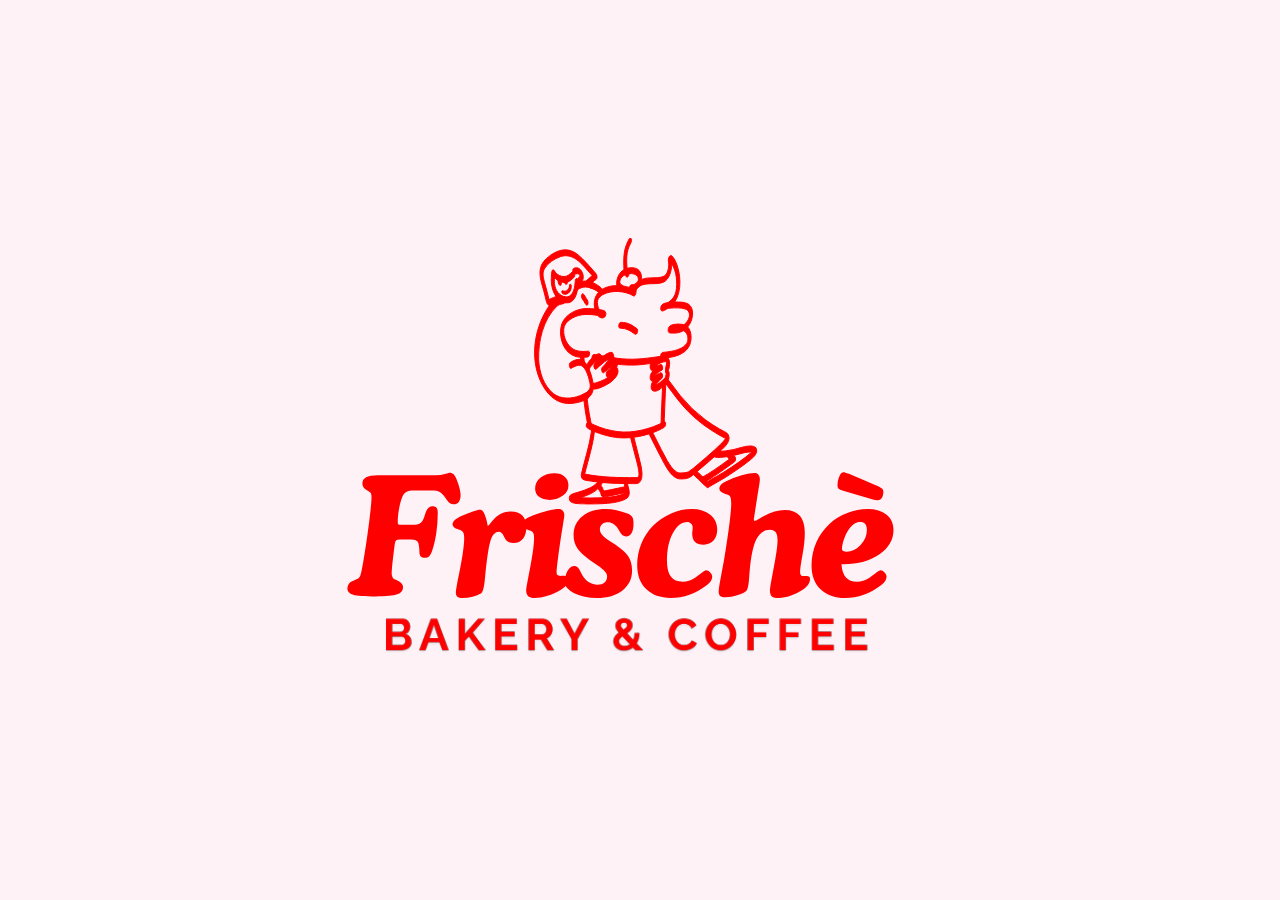
<file: index.html>
<!DOCTYPE html>
<html lang="en">
<head>
    <meta charset="UTF-8">
    <meta name="viewport" content="width=device-width, initial-scale=1.0">
    <title>Frisché Bakery & Coffee</title>
    <link rel="icon" type="image/svg+xml" href="images/favicon.ico">
    <link rel="stylesheet" href="style.css">
</head>

 <body class="loading">
     <!-- Loader -->
    <div id="topProgressBar"></div>
        <!-- 🔄 SVG Logo Loader -->
      <div id="logoLoader">
         <svg xmlns="http://www.w3.org/2000/svg" xmlns:xlink="http://www.w3.org/1999/xlink" width="1080" height="1080" version="1.2" viewBox="0 0 810 810">
            <defs>
                <clipPath id="a">
                <path d="M388 190.43h9V231h-9Zm0 0"/>
                </clipPath>
            </defs>
          <g style="fill:red;fill-opacity:1">
            <path d="M60.375-71.656h.906c3.645 0 6.117-.422 7.422-1.266 1.313-.844 2.567-2.46 3.766-4.86.488-1.03 1.062-2.69 1.719-4.984 1.519-5.175 3.89-7.765 7.109-7.765 2.07 0 3.516.523 4.328 1.562.813 1.031 1.219 2.906 1.219 5.625 0 6.918-.516 13.758-1.547 20.516-1.031 6.75-2.477 12.742-4.328 17.969-.93 2.511-1.914 4.23-2.953 5.156-1.032.93-2.446 1.39-4.235 1.39-1.855 0-3.234-.46-4.14-1.39-.899-.926-1.344-2.317-1.344-4.172-.106-5.883-.746-9.52-1.922-10.906-1.168-1.383-3.277-2.078-6.328-2.078h-12c-1.313 0-2.274.195-2.875.578-.594.375-1.027.996-1.297 1.86-.273.71-.543 2.183-.813 4.421-.117.656-.199 1.148-.25 1.469-.98 7.843-1.664 13.699-2.046 17.562-.375 3.867-.563 6.782-.563 8.75 0 1.25.27 2.422.813 3.516.539 1.086 1.191 1.793 1.953 2.125.5.21 1.156.48 1.968.812 4.52 1.856 6.782 4.278 6.782 7.266 0 3.438-1.992 5.852-5.969 7.234C41.781.117 34.566.813 24.11.813 12.66.813 5.003.252 1.14-.86c-3.863-1.114-5.796-3.114-5.796-6 0-1.364.246-2.579.734-3.641.492-1.063 1.25-2.031 2.281-2.906.774-.645 2.313-1.414 4.625-2.313 2.313-.906 3.82-1.847 4.532-2.828.656-.812 1.375-2.973 2.156-6.484.789-3.52 1.816-9.285 3.078-17.297 2.125-13.445 3.82-25.453 5.094-36.016 1.281-10.57 1.922-17.71 1.922-21.422 0-1.687-.196-2.91-.578-3.671-.375-.758-1.297-1.579-2.766-2.454a28.283 28.283 0 0 0-1.64-.984c-2.825-1.57-4.235-3.773-4.235-6.61 0-2.937 1.25-5.085 3.75-6.453 2.508-1.363 6.43-2.046 11.765-2.046h59.079c2.937 0 5.93-.395 8.984-1.188 3.05-.789 4.688-1.187 4.906-1.187 1.52 0 2.813.53 3.875 1.593 1.063 1.063 2.11 2.875 3.14 5.438a57.93 57.93 0 0 1 2.86 8.547c.707 2.855 1.063 5.261 1.063 7.219 0 2.886-.617 5.109-1.844 6.671-1.219 1.555-2.945 2.329-5.172 2.329-1.586 0-2.95-.395-4.094-1.188-1.148-.79-2.539-2.441-4.171-4.953-2.012-3.156-3.985-5.234-5.922-6.234-1.93-1.008-4.528-1.516-7.797-1.516H63.234c-3.699 0-6.433.48-8.203 1.437-1.773.95-3.148 2.649-4.125 5.094-1.199 2.836-2.261 6.758-3.187 11.766-.93 5.011-1.39 9.531-1.39 13.562 0 1.367.269 2.2.812 2.5.539.293 1.797.438 3.765.438Zm0 0" style="stroke:none" transform="translate(113.389 552.429)"/>
        </g>
        <g style="fill:red;fill-opacity:1">
            <path d="M29.094-86.844c1.468 0 2.676.64 3.625 1.922.957 1.274 1.926 3.652 2.906 7.14a43.96 43.96 0 0 1 1.14 4.657c.32 1.688.567 2.531.735 2.531.164 0 .984-.894 2.453-2.687a80.305 80.305 0 0 1 4.406-4.985c2.07-2.289 4.493-4.007 7.266-5.156 2.781-1.144 5.863-1.719 9.25-1.719 4.895 0 8.691 1.383 11.39 4.141 2.696 2.75 4.047 6.656 4.047 11.719 0 4.96-1.132 8.855-3.39 11.687-2.262 2.824-5.383 4.235-9.36 4.235-1.906 0-3.484-.243-4.734-.735a7.294 7.294 0 0 1-3.11-2.281c-.593-.758-1.277-1.957-2.046-3.594-1.469-3.101-3.184-4.656-5.14-4.656-3.65 0-6.423 2.875-8.329 8.625-1.906 5.742-3.812 18.555-5.719 38.438-.062.324-.12.757-.172 1.296-.761 8.336-2.093 13.075-4 14.22C28.188-.849 25.38.186 21.892 1.061c-3.48.875-6.828 1.313-10.047 1.313-2.5 0-4.274-.414-5.313-1.234C5.5.328 4.984-1.113 4.984-3.188c0-2.007 1.196-8.925 3.594-20.75l.656-3.187c1.301-6.477 2.32-12.492 3.063-18.047.738-5.562 1.11-9.812 1.11-12.75 0-2.832-.321-4.789-.954-5.875-.625-1.094-1.89-2.023-3.797-2.797-.492-.219-1.226-.488-2.203-.812-3.21-1.094-4.812-2.617-4.812-4.578 0-1.57.757-3.067 2.28-4.485 1.52-1.414 3.942-2.86 7.267-4.328 3.874-1.75 7.566-3.191 11.078-4.328 3.507-1.145 5.785-1.719 6.828-1.719Zm0 0" style="stroke:none" transform="translate(213.58 552.429)"/>
        </g>
        <g style="fill:red;fill-opacity:1">
            <path d="M46.156-111.61c0 4.032-1.855 7.493-5.562 10.376-3.7 2.886-8.188 4.328-13.469 4.328-4.574 0-8.168-1.031-10.781-3.094-2.617-2.07-3.922-4.879-3.922-8.422 0-4.469 1.863-8.156 5.594-11.062 3.726-2.914 8.476-4.375 14.25-4.375 4.195 0 7.562 1.132 10.093 3.39 2.532 2.262 3.797 5.215 3.797 8.86ZM3.344-5.14c0-1.696.875-7.008 2.625-15.938A1350.5 1350.5 0 0 0 8-31.781c1.094-5.938 1.926-11.192 2.5-15.766.57-4.582.86-8.039.86-10.375 0-2.781-.313-4.71-.938-5.797-.625-1.093-2.031-1.941-4.219-2.547a8.711 8.711 0 0 0-.562-.156c-4.524-1.363-6.782-3.219-6.782-5.562 0-1.688.954-3.305 2.86-4.86 1.906-1.55 4.847-3.086 8.828-4.61 5.008-1.968 9.844-3.491 14.5-4.577 4.656-1.094 8.453-1.64 11.39-1.64 1.633 0 2.97.573 4 1.718 1.04 1.148 1.563 2.648 1.563 4.5 0 1.031-.508 4.492-1.516 10.375a567.83 567.83 0 0 0-2.5 15.687c-1.199 8.118-2.136 14.965-2.812 20.547-.68 5.586-1.016 9.11-1.016 10.578 0 1.805.285 2.977.86 3.516.57.543 1.672.813 3.297.813.218 0 .585-.024 1.109-.079.52-.05.89-.078 1.11-.078 1.956 0 3.41.356 4.359 1.063.957.71 1.437 1.742 1.437 3.093 0 1.75-.7 3.485-2.094 5.204-1.386 1.71-3.414 3.382-6.078 5.015-4.086 2.45-8.511 4.407-13.281 5.875-4.762 1.477-9.047 2.219-12.86 2.219-3 0-5.199-.617-6.593-1.844C4.035-.695 3.344-2.586 3.344-5.14Zm0 0" style="stroke:none" transform="translate(286.402 552.429)"/>
        </g>
        <g style="fill:red;fill-opacity:1">
            <path d="M31.297-11.031c3.101 0 5.523-.75 7.265-2.25 1.739-1.5 2.61-3.61 2.61-6.328 0-3-3.293-6.703-9.875-11.11a141.475 141.475 0 0 1-3.688-2.61C19.336-38.991 13.863-43.8 11.187-47.75c-2.667-3.945-4-8.508-4-13.688 0-7.738 2.993-14.046 8.985-18.921 6-4.875 13.875-7.313 23.625-7.313 3.644 0 7.305.399 10.984 1.188 3.676.793 7.336 1.949 10.985 3.468 2.562 1.149 4.222 2.352 4.984 3.61.758 1.25 1.14 3.344 1.14 6.281 0 4.25-.64 7.523-1.921 9.813-1.274 2.28-3.137 3.421-5.594 3.421-2.563 0-4.797-1.742-6.703-5.234a70.812 70.812 0 0 0-1.469-2.688c-1.305-2.124-2.828-3.726-4.578-4.812-1.742-1.094-3.617-1.64-5.625-1.64-2.46 0-4.438.667-5.938 2-1.492 1.335-2.234 3.117-2.234 5.343 0 3.606 3.32 7.5 9.969 11.688 1.195.71 2.094 1.28 2.687 1.718 8.114 5.125 13.461 9.664 16.047 13.61 2.594 3.949 3.89 8.781 3.89 14.5 0 8.386-3.241 15.117-9.718 20.187-6.48 5.063-15.168 7.594-26.062 7.594-8.72 0-16.282-1.621-22.688-4.86-6.398-3.25-9.594-6.831-9.594-10.75 0-4.843.93-8.843 2.782-12 1.851-3.163 4.14-4.75 6.859-4.75 2.344 0 4.39 1.856 6.14 5.563.813 1.742 1.52 3.102 2.126 4.078 1.687 2.887 3.875 5.164 6.562 6.828 2.695 1.657 5.52 2.485 8.469 2.485Zm0 0" style="stroke:none" transform="translate(330.547 552.429)"/>
        </g>
        <g style="fill:red;fill-opacity:1">
            <path d="M1.14-31.297c0-7.351 1.415-14.488 4.25-21.406 2.833-6.914 6.837-12.988 12.016-18.219 5.176-5.281 11.223-9.39 18.14-12.328 6.915-2.945 13.911-4.422 20.985-4.422 7.688 0 13.883 1.906 18.594 5.719 4.707 3.812 7.063 8.824 7.063 15.031 0 4.688-1.258 8.422-3.766 11.203-2.5 2.774-5.82 4.157-9.953 4.157-3.867 0-6.766-.922-8.703-2.766-1.938-1.852-2.907-4.66-2.907-8.422 0-.656.082-1.648.25-2.984.164-1.332.25-2.352.25-3.063 0-1.633-.523-2.984-1.562-4.047-1.031-1.062-2.34-1.594-3.922-1.594-5.656 0-10.5 3.696-14.531 11.079-4.032 7.375-6.047 16.62-6.047 27.734 0 7.355 1.289 12.793 3.875 16.313 2.582 3.511 6.598 5.265 12.047 5.265 2.125 0 4.18-.336 6.172-1.015 1.988-.688 4.375-1.899 7.156-3.641 1.52-.988 3.422-2.379 5.703-4.172 2.29-1.8 3.848-2.703 4.672-2.703 1.414 0 2.8.7 4.156 2.094 1.363 1.386 2.047 2.87 2.047 4.453 0 1.355-.45 2.73-1.344 4.125-.898 1.386-2.219 2.734-3.969 4.047C66.094-6.504 60.157-3.207 54-.97c-6.156 2.227-12.45 3.344-18.875 3.344-10.563 0-18.871-2.984-24.922-8.953-6.043-5.969-9.062-14.207-9.062-24.719Zm0 0" style="stroke:none" transform="translate(401 552.429)"/>
        </g>
        <g style="fill:red;fill-opacity:1">
            <path d="m42-101.563-3.516 22.72a10.73 10.73 0 0 0-.125.78 9.307 9.307 0 0 0-.047 1.094c0 .492.083.836.25 1.031.165.188.41.282.735.282.164 0 .453-.094.86-.281.406-.196.85-.43 1.343-.704l6.047-3.343c4.363-2.395 8.258-4.11 11.687-5.141 3.426-1.04 6.832-1.563 10.22-1.563 6.862 0 11.984 1.965 15.359 5.891 3.374 3.918 5.062 9.883 5.062 17.89 0 5.938-.793 13.235-2.375 21.891-1.574 8.657-2.36 14.243-2.36 16.75 0 1.743.297 2.93.891 3.563.602.625 1.664.937 3.188.937.27 0 .676-.023 1.219-.078.55-.062.96-.093 1.234-.093 1.25 0 2.144.261 2.687.78.551.512.829 1.313.829 2.407 0 1.96-.657 3.867-1.97 5.719-1.304 1.855-3.261 3.625-5.874 5.312A51.218 51.218 0 0 1 75.375.203c-4.219 1.445-8.047 2.172-11.484 2.172-3.594 0-6.047-.531-7.36-1.594-1.304-1.062-1.953-3.035-1.953-5.922 0-1.8.758-6.707 2.281-14.718.22-1.133.383-2.032.5-2.688 1.852-9.531 3.133-16.785 3.844-21.765.707-4.989 1.063-8.848 1.063-11.579 0-3.75-.606-6.468-1.813-8.156-1.2-1.695-3.105-2.547-5.719-2.547-6.093 0-10.734 3.188-13.922 9.563-3.187 6.375-5.464 17.297-6.828 32.765-.156 1.524-.32 3.59-.484 6.203-.438 7.086-1.34 11.446-2.703 13.079-1.305 1.468-4.215 2.945-8.735 4.421C17.54.907 13.316 1.642 9.392 1.642c-2.45 0-4.18-.454-5.188-1.36-1-.894-1.5-2.379-1.5-4.453 0-2.344.774-7.516 2.328-15.515C6.582-27.695 7.738-34.017 8.5-38.642c2.125-12.695 3.797-23.945 5.016-33.75 1.226-9.8 1.843-16.691 1.843-20.671 0-3.477-.304-5.774-.906-6.891-.594-1.125-1.898-1.984-3.906-2.578l-.422-.172c-4.523-1.469-6.781-3.266-6.781-5.39 0-1.47.547-2.844 1.64-4.126 1.094-1.281 2.672-2.41 4.735-3.39a93.225 93.225 0 0 1 16.25-6.25c5.562-1.551 10.062-2.329 13.5-2.329 1.351 0 2.504.626 3.453 1.876.957 1.25 1.437 2.804 1.437 4.656 0 1.636-.601 5.914-1.797 12.828-.273 1.418-.46 2.508-.562 3.266Zm0 0" style="stroke:none" transform="translate(481.991 552.429)"/>
        </g>
        <g style="fill:red;fill-opacity:1">
            <path d="M31.453-31.781c.438 6.043 1.938 10.511 4.5 13.406 2.563 2.887 6.317 4.328 11.266 4.328 2.125 0 4.18-.336 6.172-1.015 1.988-.688 4.375-1.899 7.156-3.641 1.52-.988 3.422-2.379 5.703-4.172 2.29-1.8 3.848-2.703 4.672-2.703 1.414 0 2.8.7 4.156 2.094 1.363 1.386 2.047 2.87 2.047 4.453 0 1.355-.45 2.73-1.344 4.125-.898 1.386-2.219 2.734-3.969 4.047C66.094-6.504 60.157-3.207 54-.97c-6.156 2.227-12.45 3.344-18.875 3.344-10.512 0-18.805-2.969-24.875-8.906-6.074-5.938-9.11-14.024-9.11-24.266 0-8.008 1.633-15.734 4.907-23.172 3.27-7.437 7.844-13.82 13.719-19.156 4.906-4.469 10.773-8.008 17.609-10.625 6.844-2.613 13.691-3.922 20.547-3.922 8.176 0 14.594 1.899 19.25 5.688 4.656 3.78 6.984 8.968 6.984 15.562 0 9.805-4.73 18.027-14.187 24.672-9.45 6.648-21.496 9.969-36.14 9.969Zm18.875-42.657c-2.074 0-4.023.59-5.844 1.766-1.824 1.168-3.664 3.031-5.515 5.594-1.961 2.781-3.621 6.164-4.985 10.14-1.355 3.97-2.03 7.29-2.03 9.954 0 .71.444 1.297 1.343 1.765.894.461 2.023.688 3.39.688 5.114 0 9.805-2.242 14.079-6.735 4.28-4.5 6.422-9.55 6.422-15.156 0-2.664-.575-4.664-1.72-6-1.136-1.344-2.85-2.016-5.14-2.016Zm-17.156-31.609c-2.293-.656-3.82-1.336-4.578-2.047-.762-.707-1.14-1.77-1.14-3.187 0-3.54.608-6.688 1.827-9.438 1.227-2.75 2.633-4.125 4.219-4.125.54 0 1.207.11 2 .328.79.22 1.973.625 3.547 1.22l26.562 11.202c3.696 1.574 5.993 2.797 6.891 3.672.906.875 1.36 1.996 1.36 3.36 0 2.605-.524 4.671-1.563 6.203-1.031 1.523-2.469 2.28-4.313 2.28-.554 0-1.32-.077-2.296-.234-.981-.164-2.07-.41-3.266-.734Zm0 0" style="stroke:none" transform="translate(577.526 552.429)"/>
        </g>
        <path d="M340.207 310.445c-12.043-3.379-17.191-17.976-15.27-29.398 1.372-10.32 11.52-17.121 21.145-18.867 4.352-.664 8.809-.422 13.168.054-2.945-14.226 6.258-22.68 19.89-23.593 6.532-.262 13.4.363 19.176 3.648 1.59-8.512 9.336-11.5 17.18-11.55 4.617-.325 9.559.308 13.867-1.716 3.676-2.101 4.64-7.863 4.703-11.777 0-2.805-1.257-6.055.875-8.402 1.059-1.215 2.329-.649 3.137.515 1.184 1.395 2.145 2.953 2.926 4.606 5.344 12.043 6.66 29.805-.77 41.2 4.582.007 9.543-.235 13.696 2.007 7.187 5.012 4.394 17.504-.606 23.23 3.992 4.536 4.133 12.348 2.149 17.809-3.25 8.648-12.942 12.02-21.391 13.129-2.293.3-4.582.62-6.887.844-1.28-.032-1.34-1.805-1.254-2.762.153-1.164.57-2.832 1.852-3.188a147.84 147.84 0 0 0 4.719-.55c5.02-.641 10.144-1.524 14.605-4.036 2.61-1.539 5.195-3.57 6.153-6.562.804-3.992-.145-9.297-4.422-10.852-3.13 1.942-6.88 2.54-10.512 2.399-2.227-.082-4.684.433-4.809-2.594-.328-3.094 1.684-5.406 4.676-5.937 3.649-.84 7.543-.778 11.195-.004 5.356-3.27 8.942-13.32 1.243-15.95-4.63-1.367-9.602-1.136-14.371-.843-3.29.093-3.614.703-6.364 2.14-2.59 1.48-4.11.907-3.894-2.27.125-2.405 1.906-4.323 4.246-4.788 1.265-.469 2.781-.254 3.851-1.14 3.621-2.407 6.329-6.095 7.227-10.376 1.816-9.527.738-19.988-4.106-28.492-.308 6.629-2.168 16.25-9.085 18.945-7.5 2.59-16.106-.304-23.274 3.559-1.633.926-3.117 2.23-3.625 4.097-.387 1.66-.137 6.43-2.71 6.04-8.614-5.348-22.282-6.247-31.235-1.278-2.156 1.309-4.363 3.106-5.14 5.586-.587 3.207-.134 6.754 1.66 9.52 1.648.359 5.413.675 6.167 2.293.91 1.648.453 4.09-.925 5.355-2.145 1.852-5.5.184-6.973-1.8-8.535-1.329-17.836-1.954-25.543 2.663-3.3 2.04-6.79 4.63-8.235 8.36-1.144 4.062-.617 8.43.77 12.367 1.906 5.133 5.535 10.066 10.836 11.984 4.098 1.45 8.547 1.278 12.812.828 1.985.286 1.305 3.727.575 4.95-.7 1.488-2.59.992-3.93 1.238-3.059.187-6.184.094-9.168-.64Zm0 0" class="logo-path"/>
        <path d="M377.04 317.492a5.142 5.142 0 0 0-.36-.355c-.016-.172-.032-.34-.051-.512-.11-1.012-.082-2.082-.465-3.04-.18-.444-.371-.886-.664-1.272-.145-.188-.27-.364-.434-.528a6.115 6.115 0 0 0-.851-.734 2.579 2.579 0 0 0-.227-.16c2.625.43 5.25.836 7.887 1.191 13.71 2.04 27.559.613 41.16-1.543 2.059-.3 4.117-.601 6.18-.906.488-.07.836.34 1.015.742.215.547.297 1.137.27 1.73a4.579 4.579 0 0 0-.465-.058 4.137 4.137 0 0 0-2.996 1.039c-.39.348-.715.777-.945 1.246-.227.461-.414 1.031-.414 1.547v.133c-1.54.226-3.078.453-4.621.675-5.391.762-10.79 1.563-16.22 1.993-2.788.261-5.581.375-8.37.375-6.5 0-12.985-.633-19.43-1.563ZM357.41 314.223c-.5-.078-.762-.633-.89-1.063-.426-1.512.078-4.73 1.984-4.87 3.988.636 7.969 1.339 11.953 2.01-.25.063-.492.145-.727.223-.312.102-.613.23-.918.372a9.288 9.288 0 0 0-1.367.78c-.34.231-.664.473-.984.723-.305.235-.606.473-.906.707-.512.399-1.051.79-1.532 1.235a8.76 8.76 0 0 0-.808.851c-1.934-.324-3.867-.652-5.805-.968ZM372.086 390.598c-3.613-.739-20.961-6.207-21.438-9.364-.293-1.386.391-4.886 2.301-4.418 7.242 4.075 15.13 6.899 23.278 8.516 16.187 3.656 33.343.238 48.312-6.414 1.344-.617 2.64-1.332 3.938-2.04.582-.304 1.277-.995 1.894-.386 1.16 1.504.578 4.293-.793 5.496-4.406 2.621-9.133 4.684-14.027 6.207-13.957 4.637-29.13 6.27-43.465 2.403Zm0 0" class="logo-path"/>
        <path d="M426.75 380.527c-.352-.515-.426-1.226-.41-1.832.062-3.043.14-6.09.258-9.129.27-8.015.66-16.027 1.039-24.039.11-2.172.215-4.343.32-6.515l.242.023c.086.004.172.004.254.004.973 0 1.902-.348 2.64-.96-.16 3.183-.312 6.366-.464 9.55-.387 8.418-.777 16.836-1.016 25.258-.199 2.234.266 4.625-.629 6.734-.214.61-.867 1.363-1.496 1.367-.258 0-.515-.133-.738-.46ZM431.55 312.445a.847.847 0 0 1 .59.348 4.49 4.49 0 0 0-.59-.348ZM352.332 380.102c-2.172-9.594-3.512-19.383-4.477-29.188.239.043.477.066.72.066.91 0 1.82-.3 2.538-.855.39 3.875.867 7.742 1.477 11.598.617 4.41 1.418 8.793 2.27 13.164.257 1.183.69 2.36.39 3.582-.063 1.039-1.047 2.719-1.926 2.719-.375 0-.73-.305-.992-1.086ZM344.855 311.633c-.082-1.363.282-2.98 1.372-3.883 1.097-.754 1.773.707 1.765 1.64.23 2.235.434 4.473.617 6.712a4.088 4.088 0 0 0-.796-.247 4.162 4.162 0 0 0-2.5.29 195.988 195.988 0 0 0-.458-4.512ZM386.328 244.508c-7.625-3.438-5.355-14.461-.77-19.59 3.864-4.293 12.227-6.066 17.184-2.856 4.793 3.426 4.356 10.504 2.39 15.43-1.265 3.102-4.058 5.442-7.402 5.918-.902.133-2.043.531-2.843-.078-1.149-1.562-.602-4.234.789-5.492.293-.258.695-.242 1.047-.145 1.949-.191 4.125-.62 5.48-2.152 1.945-2.285 1.356-6.156-1.148-7.8-5.262-3.243-15.813-.528-16.47 6.41-.32 4.23 3.528 3.273 4.044 5.937.273 1.36-.402 4.926-2.3 4.418Zm0 0" class="logo-path"/>
        <g clip-path="url(#a)">
            <path d="M391.305 229.8c-1.934-2.023-2.426-4.796-2.602-7.491-.273-2.621-.355-5.266-.351-7.903.043-7.988 1.488-16.054 5.644-22.976.227-.426.66-.938 1.176-1 2.2.28 1.121 4.379.23 5.586-4.394 7.644-4.293 16.894-3.41 25.425-.074 1.801 1.805 2.793 1.871 4.508.168 1.297-.754 4.98-2.558 3.852Zm0 0" class="logo-path"/>
        </g>
        <path d="M400.246 287.871c-2.676-1.824-5.3-3.86-8.36-5-1.738-.633-3.566-.973-5.41-1.078-1.046-.148-2.562.176-2.796-1.215-.207-.7-.18-1.469-.051-2.18.223-1.05.734-2.687 2.031-2.695 1.668.149 3.352.2 4.988.563 4.207.832 7.723 3.418 11.157 5.836 1.629.98.617 6.406-1.559 5.77ZM323.246 237.773c-.484-.543-.789-1.25-.973-1.949-.203-.75-.296-1.61-.078-2.367.145-.488.442-.96 1.004-.96.399 0 .77.327 1.012.605.488.543.793 1.25.976 1.949.2.75.297 1.61.075 2.367-.14.488-.438.96-1.004.96-.395 0-.766-.327-1.012-.605ZM329.215 236.652c-.485-.543-.79-1.254-.977-1.949-.199-.754-.297-1.61-.074-2.371.145-.488.441-.96 1.004-.96.398 0 .766.331 1.012.605.484.543.789 1.253.976 1.949.2.75.297 1.61.074 2.367-.144.492-.44.96-1.003.96-.399 0-.766-.327-1.012-.6ZM328.395 247.328c-.797-.172-1.782-.406-2.188-1.18-.414-.597-.781-2.851.496-2.398 1.606.879 3.742.457 5.043-.785 1.375-1.36 1.856-3.305 2.035-5.172.203-1.398 1.371-.48 1.578.39.45 1.465-.144 3.462-.625 4.887-.906 2.676-3.425 4.72-6.34 4.258Zm0 0" class="logo-path"/>
        <path d="M330.633 255.973c-11.309-1.196-15.86-14.301-15.461-24.239.2-1.367-.176-9.496 2.336-7.816 2.226 2.148.82 5.488.816 8.172-.453 6.16 1.34 13 6.942 16.351 6.902 3.973 11.5.051 13.12-6.953.477-1.945.716-3.941.91-5.933.263-1.285-.1-2.89.852-3.926 1.887-1.05 2.606 2.652 2.43 3.934-.344 3.945-.726 7.94-2.02 11.71-1.347 4.461-4.75 9.137-9.925 8.7Zm0 0" class="logo-path"/>
        <path d="M342.02 237.523c-1.075-.941-1.348-2.566-1.243-3.93.11-2.015 2.778-3.066 3.621-4.894-1.996-4.363-5.293-.34-6.582-2.476-.878-1.317-1.48-4.465.29-5.254 1.593-.39 3.316-.68 4.84.11 4.312 2.366 6.413 10.233 2.718 13.952-.855.668-2.543 3.485-3.644 2.492Zm0 0" class="logo-path"/>
        <path d="M330.063 235.281c-4.31.504-8.731-1.469-11.47-4.785-1.085-1.46-2.44-2.902-2.714-4.766-.129-1.062-.184-2.8 1.043-3.21 1.285-.016 1.918 2.183 2.789 2.996 2.02 2.441 5.148 3.82 8.297 3.87 3.52.134 5.976-2.624 8.449-4.702 1.875-1.047 2.629 2.656 2.43 3.933-.004 1.563-1.559 2.254-2.535 3.215-1.739 1.672-3.864 3.082-6.29 3.45ZM328.898 249.98c1.922.211 2.274 3.442 1.825 4.938-.309 1.43-1.957 1.035-3.043 1.273-.75.133-1.446.329-2.094.586-.48-.21-.98-.386-1.492-.492-.555-.113-1.086-.21-1.66-.2-.383.005-.77.032-1.153.08-.625.073-1.27.155-1.867.35-.55.184-1.121.368-1.633.645 2.164-4.07 5.649-6.95 11.117-7.18ZM357.95 241.977c-2.505-.829-4.985-1.989-7.66-2.075-3.067-.039-5.993 1.012-8.427 2.79-1.734-.157-2.078-2.758-1.98-4.157.101-2.2 3.222-3.305 5.015-3.894 4.598-1.618 8.82-.11 13.145 1.527 1.648.68 2.434 6.289-.094 5.809ZM351.066 258.363c-1.226-.343-2.48-3.554-3.363-4.672-.746-1.168-1.707-2.265-1.855-3.695-.395-1.453.554-4.68 2.23-2.496.7 1.031 1.39 2.07 2.02 3.148.886 1.606 2.25 3.079 2.312 4.997.063.957-.074 2.746-1.344 2.718Zm0 0" class="logo-path"/>
        <path d="M313.477 258.762c-3.067-.496-3.399-5.32-4.09-7.606-.48-2.332-1.16-4.617-1.742-6.922-3.368-12.132-8.016-23.62 2.996-33.414 9.714-8.457 21.054-12.32 31.847-3.238 5.727 4.672 10.418 10.434 15.364 15.89 1.386 1.66 3.234 3.212 3.523 5.473.164 1.149.152 2.688-.938 3.375-1.156.676-2.132 1.625-3.14 2.5-1.84 1.594-3.621 3.25-5.399 4.91-1.851 1.063-2.636-2.66-2.425-3.933.058-.555.207-1.192.632-1.586 2.141-2 4.29-3.988 6.516-5.89-8.445-8.731-17.879-23.825-32-19.157-6.39 2.184-12.476 6.203-16.156 11.953-3.04 4.692-1.113 10.27.156 15.223a313.44 313.44 0 0 1 4.285 16.367c2.77-1.707 5.887-2.562 8.89-3.742 2.134-.395 2.645 3.789 1.93 5.187-.593 1.164-3.831 1.68-5.09 2.25-1.816.567-3.343 1.868-5.16 2.36Zm0 0" class="logo-path"/>
        <path d="M364.508 246.508c-2.438-2.18-5.27-4.055-8.317-5.266-.714-.297-1.543-.265-2.238-.562-.84-.653-1.012-1.86-1.031-2.864.23-3.246 1.058-3.418 3.937-2.468 2.82 1.117 5.395 2.828 7.782 4.683 1.129.817 2.097 1.91 2.109 3.38.246 1.257-.605 4.698-2.29 3.038l.048.059ZM398.809 439.04c-.57-.017-1.137-.032-1.688-.017-13.75-.058-27.55-.265-41.16-2.394-2.441-.442-4.895-.813-7.332-1.258-2.871-.656-3.57-4.035-2.887-6.535 3.301-13.941 7.922-27.629 9.977-41.832.187-1.684.336-3.371.449-5.059l.012.012a4.095 4.095 0 0 0 2.965 1.262h.023c-1.36 15.71-6.402 30.875-10.188 46.152 17.047 3.39 34.512 3.703 51.84 3.59 3.114.156 3.23-2.094 3.14-4.582-.312-4.586-1.55-9.04-2.714-13.465-1.375-5.258-2.812-10.5-4.086-15.781-.77-3.059-1.527-6.121-2.27-9.188a6.286 6.286 0 0 0 2.106.121c.387-.043.774-.105 1.164-.125h.063c2.515 10.653 5.722 21.141 7.98 31.852.774 5.05 2.164 12.96-2.437 16.512-1.141.636-2.438.757-3.75.757-.403 0-.805-.011-1.207-.023Zm0 0" class="logo-path"/>
        <path d="M351.074 459.605c-3.847-.363-16.203.598-17.281-3.73-.629-1.836-.469-4.234 1.144-5.52 2.13-1.289 4.68-1.671 7.016-2.464 4.27-1.297 8.547-2.621 12.567-4.57 4-1.954 7.597-4.868 9.847-8.75.7-1.157 1.778-4.34 3.153-1.891 1.18 2.375-.141 4.82-1.418 6.843-4.606 7.938-13.618 11.32-21.98 13.813 11.401.379 38.01 1.148 46.921-5.457-.715-2.91-1.34-5.84-2.02-8.758-.3-.973-.46-2-.273-3.012.113-.894.762-2.535 1.91-1.91 1.293 1.25 1.203 3.442 1.715 5.09.793 4.61 3.71 10.5-.352 14.34-9.003 6.324-29.859 5.906-40.949 5.976Zm0 0" class="logo-path"/>
        <path d="M367.395 452.555c-1.875-.754-1.75-3.22-2.536-4.793-.515-1.39-1.68-2.403-2.296-3.719-.461-1.496-.56-3.875.976-4.762 1.102-.242 1.918 1.762 2.527 2.492.938 1.497 1.555 3.153 2.036 4.844 5.128-.68 10.168-2.133 15.265-3.086 2.664-.55 5.328-1.133 8.008-1.625 1.262-.226 1.648 1.54 1.734 2.489.059 1.18-.05 2.882-1.246 3.468-2.21.399-4.41.875-6.613 1.328-4.578.965-9.152 1.957-13.738 2.91-1.352.231-2.735.77-4.117.454ZM444.496 434.223c-9.066-1.47-15.558-17.332-19.77-24.72-3.964-7.823-7.94-15.644-11.882-23.48a93.88 93.88 0 0 1 3.37-1.84c1.556 3.005 3.099 6.005 4.575 9.024 3.8 7.54 7.512 15.133 11.68 22.48 2.672 4.301 5.316 9.114 9.797 11.758 2.109 1.102 4.535.871 6.824.707 1.73-.125 3.48-.351 5.066-1.093 3.106-1.79 5.656-4.391 8.477-6.582 5.996-5.118 12.023-10.204 17.855-15.508 3.84-3.758 8.125-7.184 11.25-11.594-15.726-8.203-30.379-18.613-42.203-31.934-4.5-4.964-8.465-10.37-12.508-15.703-1.902-2.496-3.687-5.148-5.66-7.625.313-.449.563-.949.762-1.46.183-.231.344-.485.476-.75.16-.321.274-.657.344-1.008.133-.512.176-1.036.215-1.563 4.207 5.258 7.988 10.86 12.176 16.14a137.337 137.337 0 0 0 26.531 25.477c4.317 3.18 8.902 5.961 13.52 8.672 1.59.863 3.168 1.738 4.761 2.59 1.52.832 3.278 1.55 4.118 3.168 3.351 6.617-3.293 12.16-7.543 16.387a310.114 310.114 0 0 1-12.797 11.593c-4.332 3.735-8.664 7.477-13.086 11.106-1.91 1.52-3.68 3.265-5.864 4.39-2.464 1.133-5.238 1.442-7.964 1.442-.848 0-1.692-.031-2.52-.074Zm0 0" class="logo-path"/>
        <path d="M473.215 443.125c-3.188-2.488-5.965-5.57-8.91-8.363-1.688-1.782-3.848-3.164-5.38-5.055-.859-1.191-.476-6.418 1.759-4.812 4.53 3.785 8.52 8.148 12.918 12.085 1.695-1.406 3.714-2.343 5.625-3.418 3.574-1.964 7.144-3.94 10.597-6.113 9.797-6.246 19.606-12.68 28.344-20.363-3.992-.383-7.89.672-11.695 1.738-4.551 1.196-9.125 2.406-13.797 2.996-4.063.45-8.278 1.223-12.309.203-1.66-.93-1.531-3.968-.648-5.414.531-.941 1.527-.398 2.347-.289.926.137 1.844.184 2.782.16 4.605-.144 9.168-.793 13.672-1.742 5.75-.957 19.128-6.57 23.707-2.144 2.921 4.836-1.645 9.281-5.227 12.12-4.367 3.61-8.969 6.919-13.629 10.134a226.71 226.71 0 0 1-24.691 15.261c-.977.536-1.957 1.075-2.895 1.676-.836.453-1.523 1.578-2.57 1.34Zm0 0" class="logo-path"/>
        <path d="M467.34 436.32c-.176-1.273-.11-2.937.953-3.816 4.031-2.317 7.96-4.8 11.844-7.348 5.218-3.402 10.164-7.191 15.23-10.804-1.117-1.637-2.93-3.082-3.043-5.176-.054-1.188.043-2.875 1.242-3.469 1.059-.367 2.313 2.43 3.07 3.129.696.828 1.41 1.68 2.384 2.187.293.137.632.22.945.102 1.465-.188 1.715 1.922 1.765 3 .16 2.637-1.73 3.32-3.55 4.637-8.274 5.925-16.41 12.058-25.18 17.25a138.934 138.934 0 0 1-3.75 2.218c-1.11.66-1.781-1.035-1.91-1.91ZM331.531 357.883c-9.804-.48-18.074-7.137-23.16-15.176-15.691-24.637-12.004-58.605 3.734-82.336 2.368-3.187 5.125-6.316 8.805-7.98 1.414-.516 3.867-1.5 5.227-.684 1.207.879 2.074 2.41 2.093 3.918.04 2.285-3.043.117-7.753 4.125-13.754 13.46-18.493 35.156-18.106 53.863.754 12.5 4.824 26.012 14.79 34.227 7.648 6.031 18.234 5.476 26.929 2.2 2.933-1.071 5.824-2.419 8.445-4.138l.188 4.317.058 1.37c.008.188.02.372.035.56l-.375.292c.082-.066.164-.128.247-.195-.485.332-.97.66-1.454.988-.457.313-.937.59-1.41.875-.203.125-.406.25-.605.38-5.086 2.202-10.617 3.429-16.106 3.429-.527 0-1.054-.012-1.582-.035Zm0 0" class="logo-path"/>
        <path d="M346.395 354.406c-.993-1.37-1.325-4.402.253-5.449 2.602-.988 5.122-2.414 6.762-4.73 1.785-2.239 1.27-5.137.758-7.73-.863-4.095-2.055-8.142-3.984-11.872-3.372-6.676-7.024-6.383-13.188-3.32-.46.28-.902.586-1.336.91-1.094.71-1.867-.89-2.043-1.766-.265-1.265-.328-2.922.68-3.879 3.25-2.27 7.812-4.242 11.762-2.894 7.425 3.515 12.086 21.406 11.593 29.148-.367 4.946-3.734 9.297-8.242 11.246-.96.305-2.21 1.461-3.015.336Zm0 0" class="logo-path"/>
        <path d="M358.36 343.242c-2.4-.351-2.622-3.773-1.743-5.555.778-1.39 1.883.086 3.219-.484 6.328-1.781 12.703-4.672 17.34-9.445-1.77.562-4.04 4.238-5.106 3.469-1.406-1.098-1.484-3.364-.949-4.942.512-1.305 1.785-2.078 2.813-2.95a65.194 65.194 0 0 0 2.625-2.874c-2.66 1.625-5.122 3.547-7.47 5.594-2.14 2.582-3.304-1.739-2.847-3.457.106-.934.73-1.59 1.434-2.145.699-.7 1.39-1.41 2.027-2.168 1.473-1.68 2.754-3.515 3.953-5.398-3.539 1.625-6.422 4.347-9.355 6.851-.985.88-1.934 1.797-2.922 2.664-1.223 1.395-2.172 1.012-2.754-.632-1.063-3.282.723-4.364 2.406-6.766-2.441 1.723-4.656 3.808-6.422 6.223-.746.828-.53 2.152-1.394 2.878-1.938.91-2.426-2.855-2.121-4.109 1.027-4.992 6.133-9.082 10.254-11.695 2.875-2.137 4.453.265 4.765 3.078 1.93-1.59 9.696-7.77 11.492-4.18 1.06 1.848 1.051 4.188.41 6.176 4.493-1.977 4.883 5.125 3.387 7.77 4.715 6.515-3.925 14.234-9.285 17.195-3.387 1.808-9.992 5.351-13.758 4.902ZM419.75 345.48c-4.805-.289-3.805-7.046-1.77-9.816-2.039-.281-2.707-2.574-2.683-4.351.004-2.344 1.223-4.461 2.598-6.278-2.48-.855-3.032-4.039-2.461-6.305 1.375-4.203 10.214-8.87 14.457-9.265 1.02-1.106 2.054.652 2.777 1.297 1.547 1.613 2.219 3.851 2.281 6.05.188 2.356-.32 4.653-.98 6.899-.403 1.094.508 2.023.531 3.129.32 2.305-.242 4.586-.82 6.8-.395 2.551-1.563 3.997-3.547 5.555-2.996 2.461-6.211 6.348-10.383 6.285Zm4.168-9.824c-.77.887-1.535 1.774-2.273 2.684-.27.328-.532.66-.786 1 2.493-.883 4.485-2.77 6.446-4.477.968-.879 1.957-1.738 2.925-2.62.56-.47.54-1.27.743-1.911l-.012.055c-.008.02-.012.043-.016.066.176-.781.41-1.55.555-2.34-1.031-2.383-.816-5.152-.254-7.633.348-1.648 1.48-3.742-.242-4.964-3.082-.215-7.34 2.382-9.914 4.035a13.231 13.231 0 0 0 3.015-.293c.692-.352 1.391-.996 2.211-.867 1.696.761 1.829 3.199 1.45 4.785-.25 1.258-1.579 1.703-2.68 1.972-1.777 1.164-3.348 2.625-4.711 4.25 1.203-.406 2.332-1.058 3.453-1.644.926-.32 2.04-1.617 2.988-.817 1.082 1.125 1.196 2.961.844 4.415-.18.921-1.031 1.441-1.652 2.058a45.412 45.412 0 0 0-2.09 2.246Zm0 0" class="logo-path"/>
        <g mask="url(#b)" transform="matrix(.24 0 0 .24 143.04 565.92)">
            <image xlink:href="[data-uri]" width="2088" height="222"/>
        <mask id="b">
            <image xlink:href="[data-uri]" width="2088" height="222"/>
          </mask>
        </g>
      </svg>
    </div>
  
    <header>
      <div>
        <img
        src="/images//frisché.png"
        alt="Frisché Bakery & Coffee Logo"
        class="logo"
        />
      </div>

       <div class="nav-toggle">
        <button id="viewCafe" class="toggle-button active">
            View Bakery
        </button>
        <button id="viewBakery" class="toggle-button">
            View Café
        </button>
       </div>

     <nav class="side-nav">
        <ul>
            <!-- Place an order -->
            <li>
                <div class="icon-wrap">
                <img src="/images/contact.png" alt="Contact" class="nav-icon" id="contactIcon" />
                <span class="icon-label">Orders</span>
                </div>
            </li>
            <li>
                <div class="icon-wrap">
                <img src="/images/reviews.png" alt="Reviews" class="nav-icon" onclick="openModal()" />
                <span class="icon-label">Reviews</span>
                </div>
            </li>
        </ul>
      </nav>
    </header>
   </div>
 </div>
        

<section id="pastries and drinks">
    <div class="carousel">
        <div class="list">
            <div class="item" id="item-1">
                <img src="images/eclairs.png">
                <div class="introduce">
                    <div class="topic">Éclairs</div>
                    <div class="des">
                        <!-- 20 lorem -->
                        A delicate choux pastry filled with a rich, velvety cream and topped with a glossy chocolate glaze.
                    </div>
                    <button class="seeMore">INDULGE MORE &#8599</button>
                </div>
                <div class="detail">
                    <div class="title">Éclairs</div>
                    <div class="des">
                        <!-- lorem 50 -->
                        The perfect blend of buttery pastry and decadent filling, ideal for any dessert lover. Topped with a luscious chocolate glaze for the ultimate indulgence.
                    </div>
                    <div class="specifications">
                        <div>
                            <p>Flavors</p>
                            <p>Chocolate, Vanilla or Coffee</p>
                        </div>
                        <div>
                            <p>Allergens</p>
                            <p>Gluten, Dairy & Eggs</p>
                        </div>
                        <div>
                            <p>Vegan</p>
                            <p>Available upon request</p>
                        </div>
                        <div>
                            <p>Storage</p>
                            <p>Keep refrigerated</p>
                        </div>
                    </div>
                </div>
            </div>

            <div class="item" id="item-2">
                <img src="images/frenchchanillycake.png">
                <div class="introduce">
                    <div class="topic">Créme Chantilly</div>
                    <div class="des">
                        <!-- 20 lorem -->
                        Light and airy, this cake is filled with vanilla and whipped cream for an indulgent experience.
                    </div>
                    <button class="seeMore">INDULGE MORE &#8599</button>
                </div>
                <div class="detail">
                    <div class="title">Créme Chantilly</div>
                    <div class="des">
                        <!-- lorem 50 -->
                        A luxurious creation, combining soft vanilla sponge and cream for a perfect balance of sweetness.
                    </div>
                    <div class="specifications">
                        <div>
                            <p>Flavors</p>
                            <p>Vanilla or Coconut</p>
                        </div>
                        <div>
                            <p>Allergens</p>
                            <p>Gluten, Dairy & Eggs</p>
                        </div>
                        <div>
                            <p>Vegan</p>
                            <p>Available upon request</p>
                        </div>
                        <div>
                            <p>Size</p>
                            <p>6-8 servings</p>
                        </div>
                        <div>
                            <p>Storage</p>
                            <p>Keep refrigerated</p>
                        </div>
                    </div>
                </div>
            </div>

            
            <div class="item" id="item-3">
                <img src="images/croissant.png">
                <div class="introduce">
                    <div class="topic">Frischant</div>
                    <div class="des">
                        <!-- 20 lorem -->
                        Our delightful house favorite croissant sandwich filled with a rich, flavorful buttercream and drizzled with honey. Who knew a croissant could get better?
                    </div>
                    <button class="seeMore">INDULGE MORE &#8599</button>
                </div>
                <div class="detail">
                    <div class="title">Frischant</div>
                    <div class="des">
                        <!-- lorem 50 -->
                        In a variety of vibrant flavors, including classic vanilla, chocolate, raspberry, pistachio, and more, each bite offers a balance of crisp and chewy textures with a burst of flavor that will leave you craving more.
                    </div>
                    <div class="specifications">
                        <div>
                            <p>Flavors</p>
                            <p>Vanilla, Chocolate, Raspberry, Pistachio or Salted Caramel</p>
                        </div>
                        <div>
                            <p>Allergens</p>
                            <p>Almonds, Eggs, Dairy & Gluten</p>
                        </div>
                        <div>
                            <p>Serving Size</p>
                            <p>Box of 6 or 12 macarons</p>
                        </div>
                        <div>
                            <p>Storage</p>
                            <p>Keep refrigerated for up to 3 days or freeze for up to 1 month</p>
                        </div>
                    </div>
                </div>
            </div>

             <div class="item" id="item-4">
                <img src="images/shortcake.png">
                <div class="introduce">
                    
                    <div class="topic">Le Fraiser</div>
                    <div class="des">
                        <!-- 20 lorem -->
                        Light, buttery, and perfectly golden, these shortcakes topped with our whipped cream and cherry components are the perfect bites that melt in your mouth.
                    </div>
                    <button class="seeMore">INDULGE MORE &#8599</button>
                </div>
                <div class="detail">
                    <div class="title">Le Fraiser</div>
                    <div class="des">
                        <!-- lorem 50 -->
                        Our shortcakes are freshly baked, with a soft and airy texture. They are perfect with a cup of tea or coffee for a simple indulgence.
                    </div>
                    <div class="specifications">
                        <div>
                            <p>Flavors</p>
                            <p>Vanilla, Cherry or Almond-Cream</p>
                        </div>
                        <div>
                            <p>Allergens</p>
                            <p>Gluten, Dairy & Eggs</p>
                        </div>
                        <div>
                            <p>Vegan</p>
                            <p>Available upon request</p>
                        </div>
                        <div>
                            <p>Storage</p>
                            <p>Store in an airtight container</p>
                        </div>
                     </div>
                </div>
            </div>
         
            <div class="item" id="item-5">
                <img src="images/moulinrougecake.png">
                <div class="introduce">
                    
                    <div class="topic">Moulin Rouge</div>
                    <div class="des">
                        <!-- 20 lorem -->
                        Inspired by the iconic French cabaret, this vibrant cake features layers of rich red velvet, smooth cream cheese frosting, and a touch of decadence that will transport you straight to Paris.
                    </div>
                    <button class="seeMore">INDULGE MORE &#8599</button>
                </div>
                <div class="detail">
                    <div class="title">Moulin Rogue</div>
                    <div class="des">
                        <!-- lorem 50 -->
                        Our visual and flavorful masterpiece. With its striking red velvet layers and a luxurious cream cheese frosting, it's perfect for any celebration, whether you're marking a special event or simply treating yourself.
                    </div>
                    <div class="specifications">
                        <div>
                            <p>Flavors</p>
                            <p>Red Velvet or Cream Cheese Frosting</p>
                        </div>
                        <div>
                            <p>Allergens</p>
                            <p>Wheat, Eggs, Dairy, & Food Coloring </p>
                        </div>
                        <div>
                            <p>Serving Size</p>
                            <p>Serves 8-10</p>
                        </div>
                        <div>
                            <p>Storage</p>
                            <p>Keep refrigerated for up to 5 days</p>
                        </div>

                         <div class="item" id="item-6">
                            <img src="images/choux.png">
                            <div class="introduce">
                        <div class="topic">Fri-Choux</div>
                        <div class="des">
                        <!-- 20 lorem -->
                        Another classic with our special twist is our layered choux sandwich, featuring a delicate mousse and chocolate layer, offering an elegant and refined taste experience.
                    </div>
                    <button class="seeMore">INDULGE MORE &#8599</button>
                </div>
                <div class="detail">
                    <div class="title">Fri-Choux</div>
                    <div class="des">
                        <!-- lorem 50 -->
                        A beautifully crafted layed choux composed of silky mousse layers and covered with dark chocolate for instant bite of lush cream experience.
                    </div>
                    <div class="specifications">
                        <div>
                            <p>Flavors</p>
                            <p>Berry Mousse, Almond Cream or Chocolate</p>
                        </div>
                        <div>
                            <p>Allergens</p>
                            <p>Gluten, Dairy & Nuts</p>
                        </div>
                        <div>
                            <p>Vegan</p>
                            <p>Available upon request</p>
                        </div>
                        <div>
                            <p>Size</p>
                            <p>10 servings</p>
                        </div>
                        <div>
                            <p>Storage</p>
                            <p>Keep refrigerated</p>
                        </div>
                        </div>
                      </div>
                    </div>
                  </div>
                </div>
             </div>
           </div>
            <div class="arrows">
                <button id="prev">prev</button>
                <button id="next">next</button>
            </div>
            <button id="back">←</button>
        </div>
        </section>

        <!-- Tutorial Message for Toggle Button-->
        <!-- Tutorial Modal -->
        <div id="tutorial" class="tutorial-modal">
            <div class="tutorial-content">
            <span id="closeTutorial" class="tutorial-close"></span>
            <h2>We’d Love to Hear From You!</h2>
            <p>Whether you have a question, a craving, or just want to say bonjour — we’re here for it.</p>
            <ul>
                <li><strong>Email:</strong> <a href="mailto:bonjour@atelierdshm.com">bonjour@frischebakery.com</a></li>
                <li><strong>Phone:</strong> +268 562 4567</li>
                <li><strong>Visit Us:</strong> Suite 123, Village Walk Complex, Frairs Hill Road.</li>
            </ul>
            <p style="margin-top: 1em; font-style: italic;">
            We’ll get back to you faster than a croissant disappears at brunch. 🥐
            </p>
            </div>
      </div>

        <!-- Background Overlay for Pop-Review Section -->
        <div class="modal-overlay" id="modalOverlay" onclick="closeModal()"></div>

        <div class="modal" id="commentModal">
        <div class="modal-content" onclick="event.stopPropagation()">
            <h2>Leave a Review</h2>
            <textarea placeholder="Leave some sugar (or spice) below!" rows="5"></textarea>
            <button class="submit-review">Submit</button>
            <hr />

            <div class="review">
            <p><strong>Yasmine Joseph</strong></p>
            <p>Atelier has been my favorite local patisserie for years. Their seasonal flavors never disappoint!</p>
            </div>

            <div class="review">
            <p><strong>John Andres</strong></p>
            <p>Every Christmas without fail we order from Atelier. 10/10 always!</p>
            </div>
        </div>
   </div>
</div>
      <script src="app.js"></script>
    </body>
</html>
</file>
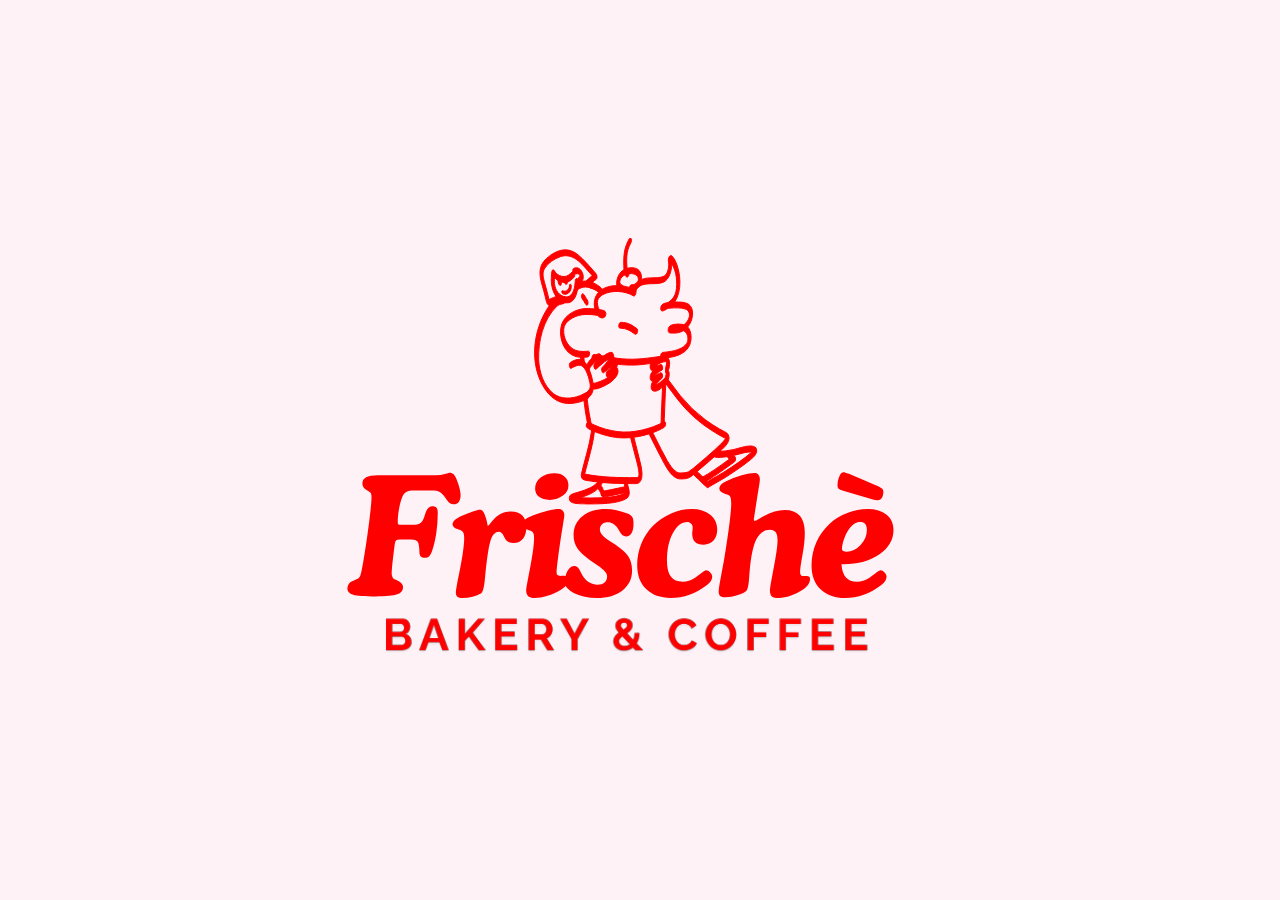
<file: drinks.html>
<!DOCTYPE html>
<html lang="en">
<head>
    <meta charset="UTF-8">
    <meta name="viewport" content="width=device-width, initial-scale=1.0">
    <title>Frisché Café Menu</title>
    <link rel="icon" type="image/svg+xml" href="images/favicon.ico">
    <link rel="stylesheet" href="style.css">
</head>

<body class="loading">
    <!-- Loader -->
      <div id="topProgressBar"></div>
        <!-- 🔄 SVG Logo Loader -->
        <div id="logoLoader">
            <svg xmlns="http://www.w3.org/2000/svg" xmlns:xlink="http://www.w3.org/1999/xlink" width="1080" height="1080" version="1.2" viewBox="0 0 810 810">
        <defs>
            <clipPath id="a">
            <path d="M388 190.43h9V231h-9Zm0 0"/>
            </clipPath>
        </defs>
        <g style="fill:red;fill-opacity:1">
            <path d="M60.375-71.656h.906c3.645 0 6.117-.422 7.422-1.266 1.313-.844 2.567-2.46 3.766-4.86.488-1.03 1.062-2.69 1.719-4.984 1.519-5.175 3.89-7.765 7.109-7.765 2.07 0 3.516.523 4.328 1.562.813 1.031 1.219 2.906 1.219 5.625 0 6.918-.516 13.758-1.547 20.516-1.031 6.75-2.477 12.742-4.328 17.969-.93 2.511-1.914 4.23-2.953 5.156-1.032.93-2.446 1.39-4.235 1.39-1.855 0-3.234-.46-4.14-1.39-.899-.926-1.344-2.317-1.344-4.172-.106-5.883-.746-9.52-1.922-10.906-1.168-1.383-3.277-2.078-6.328-2.078h-12c-1.313 0-2.274.195-2.875.578-.594.375-1.027.996-1.297 1.86-.273.71-.543 2.183-.813 4.421-.117.656-.199 1.148-.25 1.469-.98 7.843-1.664 13.699-2.046 17.562-.375 3.867-.563 6.782-.563 8.75 0 1.25.27 2.422.813 3.516.539 1.086 1.191 1.793 1.953 2.125.5.21 1.156.48 1.968.812 4.52 1.856 6.782 4.278 6.782 7.266 0 3.438-1.992 5.852-5.969 7.234C41.781.117 34.566.813 24.11.813 12.66.813 5.003.252 1.14-.86c-3.863-1.114-5.796-3.114-5.796-6 0-1.364.246-2.579.734-3.641.492-1.063 1.25-2.031 2.281-2.906.774-.645 2.313-1.414 4.625-2.313 2.313-.906 3.82-1.847 4.532-2.828.656-.812 1.375-2.973 2.156-6.484.789-3.52 1.816-9.285 3.078-17.297 2.125-13.445 3.82-25.453 5.094-36.016 1.281-10.57 1.922-17.71 1.922-21.422 0-1.687-.196-2.91-.578-3.671-.375-.758-1.297-1.579-2.766-2.454a28.283 28.283 0 0 0-1.64-.984c-2.825-1.57-4.235-3.773-4.235-6.61 0-2.937 1.25-5.085 3.75-6.453 2.508-1.363 6.43-2.046 11.765-2.046h59.079c2.937 0 5.93-.395 8.984-1.188 3.05-.789 4.688-1.187 4.906-1.187 1.52 0 2.813.53 3.875 1.593 1.063 1.063 2.11 2.875 3.14 5.438a57.93 57.93 0 0 1 2.86 8.547c.707 2.855 1.063 5.261 1.063 7.219 0 2.886-.617 5.109-1.844 6.671-1.219 1.555-2.945 2.329-5.172 2.329-1.586 0-2.95-.395-4.094-1.188-1.148-.79-2.539-2.441-4.171-4.953-2.012-3.156-3.985-5.234-5.922-6.234-1.93-1.008-4.528-1.516-7.797-1.516H63.234c-3.699 0-6.433.48-8.203 1.437-1.773.95-3.148 2.649-4.125 5.094-1.199 2.836-2.261 6.758-3.187 11.766-.93 5.011-1.39 9.531-1.39 13.562 0 1.367.269 2.2.812 2.5.539.293 1.797.438 3.765.438Zm0 0" style="stroke:none" transform="translate(113.389 552.429)"/>
        </g>
        <g style="fill:red;fill-opacity:1">
            <path d="M29.094-86.844c1.468 0 2.676.64 3.625 1.922.957 1.274 1.926 3.652 2.906 7.14a43.96 43.96 0 0 1 1.14 4.657c.32 1.688.567 2.531.735 2.531.164 0 .984-.894 2.453-2.687a80.305 80.305 0 0 1 4.406-4.985c2.07-2.289 4.493-4.007 7.266-5.156 2.781-1.144 5.863-1.719 9.25-1.719 4.895 0 8.691 1.383 11.39 4.141 2.696 2.75 4.047 6.656 4.047 11.719 0 4.96-1.132 8.855-3.39 11.687-2.262 2.824-5.383 4.235-9.36 4.235-1.906 0-3.484-.243-4.734-.735a7.294 7.294 0 0 1-3.11-2.281c-.593-.758-1.277-1.957-2.046-3.594-1.469-3.101-3.184-4.656-5.14-4.656-3.65 0-6.423 2.875-8.329 8.625-1.906 5.742-3.812 18.555-5.719 38.438-.062.324-.12.757-.172 1.296-.761 8.336-2.093 13.075-4 14.22C28.188-.849 25.38.186 21.892 1.061c-3.48.875-6.828 1.313-10.047 1.313-2.5 0-4.274-.414-5.313-1.234C5.5.328 4.984-1.113 4.984-3.188c0-2.007 1.196-8.925 3.594-20.75l.656-3.187c1.301-6.477 2.32-12.492 3.063-18.047.738-5.562 1.11-9.812 1.11-12.75 0-2.832-.321-4.789-.954-5.875-.625-1.094-1.89-2.023-3.797-2.797-.492-.219-1.226-.488-2.203-.812-3.21-1.094-4.812-2.617-4.812-4.578 0-1.57.757-3.067 2.28-4.485 1.52-1.414 3.942-2.86 7.267-4.328 3.874-1.75 7.566-3.191 11.078-4.328 3.507-1.145 5.785-1.719 6.828-1.719Zm0 0" style="stroke:none" transform="translate(213.58 552.429)"/>
        </g>
        <g style="fill:red;fill-opacity:1">
            <path d="M46.156-111.61c0 4.032-1.855 7.493-5.562 10.376-3.7 2.886-8.188 4.328-13.469 4.328-4.574 0-8.168-1.031-10.781-3.094-2.617-2.07-3.922-4.879-3.922-8.422 0-4.469 1.863-8.156 5.594-11.062 3.726-2.914 8.476-4.375 14.25-4.375 4.195 0 7.562 1.132 10.093 3.39 2.532 2.262 3.797 5.215 3.797 8.86ZM3.344-5.14c0-1.696.875-7.008 2.625-15.938A1350.5 1350.5 0 0 0 8-31.781c1.094-5.938 1.926-11.192 2.5-15.766.57-4.582.86-8.039.86-10.375 0-2.781-.313-4.71-.938-5.797-.625-1.093-2.031-1.941-4.219-2.547a8.711 8.711 0 0 0-.562-.156c-4.524-1.363-6.782-3.219-6.782-5.562 0-1.688.954-3.305 2.86-4.86 1.906-1.55 4.847-3.086 8.828-4.61 5.008-1.968 9.844-3.491 14.5-4.577 4.656-1.094 8.453-1.64 11.39-1.64 1.633 0 2.97.573 4 1.718 1.04 1.148 1.563 2.648 1.563 4.5 0 1.031-.508 4.492-1.516 10.375a567.83 567.83 0 0 0-2.5 15.687c-1.199 8.118-2.136 14.965-2.812 20.547-.68 5.586-1.016 9.11-1.016 10.578 0 1.805.285 2.977.86 3.516.57.543 1.672.813 3.297.813.218 0 .585-.024 1.109-.079.52-.05.89-.078 1.11-.078 1.956 0 3.41.356 4.359 1.063.957.71 1.437 1.742 1.437 3.093 0 1.75-.7 3.485-2.094 5.204-1.386 1.71-3.414 3.382-6.078 5.015-4.086 2.45-8.511 4.407-13.281 5.875-4.762 1.477-9.047 2.219-12.86 2.219-3 0-5.199-.617-6.593-1.844C4.035-.695 3.344-2.586 3.344-5.14Zm0 0" style="stroke:none" transform="translate(286.402 552.429)"/>
        </g>
        <g style="fill:red;fill-opacity:1">
            <path d="M31.297-11.031c3.101 0 5.523-.75 7.265-2.25 1.739-1.5 2.61-3.61 2.61-6.328 0-3-3.293-6.703-9.875-11.11a141.475 141.475 0 0 1-3.688-2.61C19.336-38.991 13.863-43.8 11.187-47.75c-2.667-3.945-4-8.508-4-13.688 0-7.738 2.993-14.046 8.985-18.921 6-4.875 13.875-7.313 23.625-7.313 3.644 0 7.305.399 10.984 1.188 3.676.793 7.336 1.949 10.985 3.468 2.562 1.149 4.222 2.352 4.984 3.61.758 1.25 1.14 3.344 1.14 6.281 0 4.25-.64 7.523-1.921 9.813-1.274 2.28-3.137 3.421-5.594 3.421-2.563 0-4.797-1.742-6.703-5.234a70.812 70.812 0 0 0-1.469-2.688c-1.305-2.124-2.828-3.726-4.578-4.812-1.742-1.094-3.617-1.64-5.625-1.64-2.46 0-4.438.667-5.938 2-1.492 1.335-2.234 3.117-2.234 5.343 0 3.606 3.32 7.5 9.969 11.688 1.195.71 2.094 1.28 2.687 1.718 8.114 5.125 13.461 9.664 16.047 13.61 2.594 3.949 3.89 8.781 3.89 14.5 0 8.386-3.241 15.117-9.718 20.187-6.48 5.063-15.168 7.594-26.062 7.594-8.72 0-16.282-1.621-22.688-4.86-6.398-3.25-9.594-6.831-9.594-10.75 0-4.843.93-8.843 2.782-12 1.851-3.163 4.14-4.75 6.859-4.75 2.344 0 4.39 1.856 6.14 5.563.813 1.742 1.52 3.102 2.126 4.078 1.687 2.887 3.875 5.164 6.562 6.828 2.695 1.657 5.52 2.485 8.469 2.485Zm0 0" style="stroke:none" transform="translate(330.547 552.429)"/>
        </g>
        <g style="fill:red;fill-opacity:1">
            <path d="M1.14-31.297c0-7.351 1.415-14.488 4.25-21.406 2.833-6.914 6.837-12.988 12.016-18.219 5.176-5.281 11.223-9.39 18.14-12.328 6.915-2.945 13.911-4.422 20.985-4.422 7.688 0 13.883 1.906 18.594 5.719 4.707 3.812 7.063 8.824 7.063 15.031 0 4.688-1.258 8.422-3.766 11.203-2.5 2.774-5.82 4.157-9.953 4.157-3.867 0-6.766-.922-8.703-2.766-1.938-1.852-2.907-4.66-2.907-8.422 0-.656.082-1.648.25-2.984.164-1.332.25-2.352.25-3.063 0-1.633-.523-2.984-1.562-4.047-1.031-1.062-2.34-1.594-3.922-1.594-5.656 0-10.5 3.696-14.531 11.079-4.032 7.375-6.047 16.62-6.047 27.734 0 7.355 1.289 12.793 3.875 16.313 2.582 3.511 6.598 5.265 12.047 5.265 2.125 0 4.18-.336 6.172-1.015 1.988-.688 4.375-1.899 7.156-3.641 1.52-.988 3.422-2.379 5.703-4.172 2.29-1.8 3.848-2.703 4.672-2.703 1.414 0 2.8.7 4.156 2.094 1.363 1.386 2.047 2.87 2.047 4.453 0 1.355-.45 2.73-1.344 4.125-.898 1.386-2.219 2.734-3.969 4.047C66.094-6.504 60.157-3.207 54-.97c-6.156 2.227-12.45 3.344-18.875 3.344-10.563 0-18.871-2.984-24.922-8.953-6.043-5.969-9.062-14.207-9.062-24.719Zm0 0" style="stroke:none" transform="translate(401 552.429)"/>
        </g>
        <g style="fill:red;fill-opacity:1">
            <path d="m42-101.563-3.516 22.72a10.73 10.73 0 0 0-.125.78 9.307 9.307 0 0 0-.047 1.094c0 .492.083.836.25 1.031.165.188.41.282.735.282.164 0 .453-.094.86-.281.406-.196.85-.43 1.343-.704l6.047-3.343c4.363-2.395 8.258-4.11 11.687-5.141 3.426-1.04 6.832-1.563 10.22-1.563 6.862 0 11.984 1.965 15.359 5.891 3.374 3.918 5.062 9.883 5.062 17.89 0 5.938-.793 13.235-2.375 21.891-1.574 8.657-2.36 14.243-2.36 16.75 0 1.743.297 2.93.891 3.563.602.625 1.664.937 3.188.937.27 0 .676-.023 1.219-.078.55-.062.96-.093 1.234-.093 1.25 0 2.144.261 2.687.78.551.512.829 1.313.829 2.407 0 1.96-.657 3.867-1.97 5.719-1.304 1.855-3.261 3.625-5.874 5.312A51.218 51.218 0 0 1 75.375.203c-4.219 1.445-8.047 2.172-11.484 2.172-3.594 0-6.047-.531-7.36-1.594-1.304-1.062-1.953-3.035-1.953-5.922 0-1.8.758-6.707 2.281-14.718.22-1.133.383-2.032.5-2.688 1.852-9.531 3.133-16.785 3.844-21.765.707-4.989 1.063-8.848 1.063-11.579 0-3.75-.606-6.468-1.813-8.156-1.2-1.695-3.105-2.547-5.719-2.547-6.093 0-10.734 3.188-13.922 9.563-3.187 6.375-5.464 17.297-6.828 32.765-.156 1.524-.32 3.59-.484 6.203-.438 7.086-1.34 11.446-2.703 13.079-1.305 1.468-4.215 2.945-8.735 4.421C17.54.907 13.316 1.642 9.392 1.642c-2.45 0-4.18-.454-5.188-1.36-1-.894-1.5-2.379-1.5-4.453 0-2.344.774-7.516 2.328-15.515C6.582-27.695 7.738-34.017 8.5-38.642c2.125-12.695 3.797-23.945 5.016-33.75 1.226-9.8 1.843-16.691 1.843-20.671 0-3.477-.304-5.774-.906-6.891-.594-1.125-1.898-1.984-3.906-2.578l-.422-.172c-4.523-1.469-6.781-3.266-6.781-5.39 0-1.47.547-2.844 1.64-4.126 1.094-1.281 2.672-2.41 4.735-3.39a93.225 93.225 0 0 1 16.25-6.25c5.562-1.551 10.062-2.329 13.5-2.329 1.351 0 2.504.626 3.453 1.876.957 1.25 1.437 2.804 1.437 4.656 0 1.636-.601 5.914-1.797 12.828-.273 1.418-.46 2.508-.562 3.266Zm0 0" style="stroke:none" transform="translate(481.991 552.429)"/>
        </g>
        <g style="fill:red;fill-opacity:1">
            <path d="M31.453-31.781c.438 6.043 1.938 10.511 4.5 13.406 2.563 2.887 6.317 4.328 11.266 4.328 2.125 0 4.18-.336 6.172-1.015 1.988-.688 4.375-1.899 7.156-3.641 1.52-.988 3.422-2.379 5.703-4.172 2.29-1.8 3.848-2.703 4.672-2.703 1.414 0 2.8.7 4.156 2.094 1.363 1.386 2.047 2.87 2.047 4.453 0 1.355-.45 2.73-1.344 4.125-.898 1.386-2.219 2.734-3.969 4.047C66.094-6.504 60.157-3.207 54-.97c-6.156 2.227-12.45 3.344-18.875 3.344-10.512 0-18.805-2.969-24.875-8.906-6.074-5.938-9.11-14.024-9.11-24.266 0-8.008 1.633-15.734 4.907-23.172 3.27-7.437 7.844-13.82 13.719-19.156 4.906-4.469 10.773-8.008 17.609-10.625 6.844-2.613 13.691-3.922 20.547-3.922 8.176 0 14.594 1.899 19.25 5.688 4.656 3.78 6.984 8.968 6.984 15.562 0 9.805-4.73 18.027-14.187 24.672-9.45 6.648-21.496 9.969-36.14 9.969Zm18.875-42.657c-2.074 0-4.023.59-5.844 1.766-1.824 1.168-3.664 3.031-5.515 5.594-1.961 2.781-3.621 6.164-4.985 10.14-1.355 3.97-2.03 7.29-2.03 9.954 0 .71.444 1.297 1.343 1.765.894.461 2.023.688 3.39.688 5.114 0 9.805-2.242 14.079-6.735 4.28-4.5 6.422-9.55 6.422-15.156 0-2.664-.575-4.664-1.72-6-1.136-1.344-2.85-2.016-5.14-2.016Zm-17.156-31.609c-2.293-.656-3.82-1.336-4.578-2.047-.762-.707-1.14-1.77-1.14-3.187 0-3.54.608-6.688 1.827-9.438 1.227-2.75 2.633-4.125 4.219-4.125.54 0 1.207.11 2 .328.79.22 1.973.625 3.547 1.22l26.562 11.202c3.696 1.574 5.993 2.797 6.891 3.672.906.875 1.36 1.996 1.36 3.36 0 2.605-.524 4.671-1.563 6.203-1.031 1.523-2.469 2.28-4.313 2.28-.554 0-1.32-.077-2.296-.234-.981-.164-2.07-.41-3.266-.734Zm0 0" style="stroke:none" transform="translate(577.526 552.429)"/>
        </g>
        <path d="M340.207 310.445c-12.043-3.379-17.191-17.976-15.27-29.398 1.372-10.32 11.52-17.121 21.145-18.867 4.352-.664 8.809-.422 13.168.054-2.945-14.226 6.258-22.68 19.89-23.593 6.532-.262 13.4.363 19.176 3.648 1.59-8.512 9.336-11.5 17.18-11.55 4.617-.325 9.559.308 13.867-1.716 3.676-2.101 4.64-7.863 4.703-11.777 0-2.805-1.257-6.055.875-8.402 1.059-1.215 2.329-.649 3.137.515 1.184 1.395 2.145 2.953 2.926 4.606 5.344 12.043 6.66 29.805-.77 41.2 4.582.007 9.543-.235 13.696 2.007 7.187 5.012 4.394 17.504-.606 23.23 3.992 4.536 4.133 12.348 2.149 17.809-3.25 8.648-12.942 12.02-21.391 13.129-2.293.3-4.582.62-6.887.844-1.28-.032-1.34-1.805-1.254-2.762.153-1.164.57-2.832 1.852-3.188a147.84 147.84 0 0 0 4.719-.55c5.02-.641 10.144-1.524 14.605-4.036 2.61-1.539 5.195-3.57 6.153-6.562.804-3.992-.145-9.297-4.422-10.852-3.13 1.942-6.88 2.54-10.512 2.399-2.227-.082-4.684.433-4.809-2.594-.328-3.094 1.684-5.406 4.676-5.937 3.649-.84 7.543-.778 11.195-.004 5.356-3.27 8.942-13.32 1.243-15.95-4.63-1.367-9.602-1.136-14.371-.843-3.29.093-3.614.703-6.364 2.14-2.59 1.48-4.11.907-3.894-2.27.125-2.405 1.906-4.323 4.246-4.788 1.265-.469 2.781-.254 3.851-1.14 3.621-2.407 6.329-6.095 7.227-10.376 1.816-9.527.738-19.988-4.106-28.492-.308 6.629-2.168 16.25-9.085 18.945-7.5 2.59-16.106-.304-23.274 3.559-1.633.926-3.117 2.23-3.625 4.097-.387 1.66-.137 6.43-2.71 6.04-8.614-5.348-22.282-6.247-31.235-1.278-2.156 1.309-4.363 3.106-5.14 5.586-.587 3.207-.134 6.754 1.66 9.52 1.648.359 5.413.675 6.167 2.293.91 1.648.453 4.09-.925 5.355-2.145 1.852-5.5.184-6.973-1.8-8.535-1.329-17.836-1.954-25.543 2.663-3.3 2.04-6.79 4.63-8.235 8.36-1.144 4.062-.617 8.43.77 12.367 1.906 5.133 5.535 10.066 10.836 11.984 4.098 1.45 8.547 1.278 12.812.828 1.985.286 1.305 3.727.575 4.95-.7 1.488-2.59.992-3.93 1.238-3.059.187-6.184.094-9.168-.64Zm0 0" class="logo-path"/>
        <path d="M377.04 317.492a5.142 5.142 0 0 0-.36-.355c-.016-.172-.032-.34-.051-.512-.11-1.012-.082-2.082-.465-3.04-.18-.444-.371-.886-.664-1.272-.145-.188-.27-.364-.434-.528a6.115 6.115 0 0 0-.851-.734 2.579 2.579 0 0 0-.227-.16c2.625.43 5.25.836 7.887 1.191 13.71 2.04 27.559.613 41.16-1.543 2.059-.3 4.117-.601 6.18-.906.488-.07.836.34 1.015.742.215.547.297 1.137.27 1.73a4.579 4.579 0 0 0-.465-.058 4.137 4.137 0 0 0-2.996 1.039c-.39.348-.715.777-.945 1.246-.227.461-.414 1.031-.414 1.547v.133c-1.54.226-3.078.453-4.621.675-5.391.762-10.79 1.563-16.22 1.993-2.788.261-5.581.375-8.37.375-6.5 0-12.985-.633-19.43-1.563ZM357.41 314.223c-.5-.078-.762-.633-.89-1.063-.426-1.512.078-4.73 1.984-4.87 3.988.636 7.969 1.339 11.953 2.01-.25.063-.492.145-.727.223-.312.102-.613.23-.918.372a9.288 9.288 0 0 0-1.367.78c-.34.231-.664.473-.984.723-.305.235-.606.473-.906.707-.512.399-1.051.79-1.532 1.235a8.76 8.76 0 0 0-.808.851c-1.934-.324-3.867-.652-5.805-.968ZM372.086 390.598c-3.613-.739-20.961-6.207-21.438-9.364-.293-1.386.391-4.886 2.301-4.418 7.242 4.075 15.13 6.899 23.278 8.516 16.187 3.656 33.343.238 48.312-6.414 1.344-.617 2.64-1.332 3.938-2.04.582-.304 1.277-.995 1.894-.386 1.16 1.504.578 4.293-.793 5.496-4.406 2.621-9.133 4.684-14.027 6.207-13.957 4.637-29.13 6.27-43.465 2.403Zm0 0" class="logo-path"/>
        <path d="M426.75 380.527c-.352-.515-.426-1.226-.41-1.832.062-3.043.14-6.09.258-9.129.27-8.015.66-16.027 1.039-24.039.11-2.172.215-4.343.32-6.515l.242.023c.086.004.172.004.254.004.973 0 1.902-.348 2.64-.96-.16 3.183-.312 6.366-.464 9.55-.387 8.418-.777 16.836-1.016 25.258-.199 2.234.266 4.625-.629 6.734-.214.61-.867 1.363-1.496 1.367-.258 0-.515-.133-.738-.46ZM431.55 312.445a.847.847 0 0 1 .59.348 4.49 4.49 0 0 0-.59-.348ZM352.332 380.102c-2.172-9.594-3.512-19.383-4.477-29.188.239.043.477.066.72.066.91 0 1.82-.3 2.538-.855.39 3.875.867 7.742 1.477 11.598.617 4.41 1.418 8.793 2.27 13.164.257 1.183.69 2.36.39 3.582-.063 1.039-1.047 2.719-1.926 2.719-.375 0-.73-.305-.992-1.086ZM344.855 311.633c-.082-1.363.282-2.98 1.372-3.883 1.097-.754 1.773.707 1.765 1.64.23 2.235.434 4.473.617 6.712a4.088 4.088 0 0 0-.796-.247 4.162 4.162 0 0 0-2.5.29 195.988 195.988 0 0 0-.458-4.512ZM386.328 244.508c-7.625-3.438-5.355-14.461-.77-19.59 3.864-4.293 12.227-6.066 17.184-2.856 4.793 3.426 4.356 10.504 2.39 15.43-1.265 3.102-4.058 5.442-7.402 5.918-.902.133-2.043.531-2.843-.078-1.149-1.562-.602-4.234.789-5.492.293-.258.695-.242 1.047-.145 1.949-.191 4.125-.62 5.48-2.152 1.945-2.285 1.356-6.156-1.148-7.8-5.262-3.243-15.813-.528-16.47 6.41-.32 4.23 3.528 3.273 4.044 5.937.273 1.36-.402 4.926-2.3 4.418Zm0 0" class="logo-path"/>
        <g clip-path="url(#a)">
            <path d="M391.305 229.8c-1.934-2.023-2.426-4.796-2.602-7.491-.273-2.621-.355-5.266-.351-7.903.043-7.988 1.488-16.054 5.644-22.976.227-.426.66-.938 1.176-1 2.2.28 1.121 4.379.23 5.586-4.394 7.644-4.293 16.894-3.41 25.425-.074 1.801 1.805 2.793 1.871 4.508.168 1.297-.754 4.98-2.558 3.852Zm0 0" class="logo-path"/>
        </g>
        <path d="M400.246 287.871c-2.676-1.824-5.3-3.86-8.36-5-1.738-.633-3.566-.973-5.41-1.078-1.046-.148-2.562.176-2.796-1.215-.207-.7-.18-1.469-.051-2.18.223-1.05.734-2.687 2.031-2.695 1.668.149 3.352.2 4.988.563 4.207.832 7.723 3.418 11.157 5.836 1.629.98.617 6.406-1.559 5.77ZM323.246 237.773c-.484-.543-.789-1.25-.973-1.949-.203-.75-.296-1.61-.078-2.367.145-.488.442-.96 1.004-.96.399 0 .77.327 1.012.605.488.543.793 1.25.976 1.949.2.75.297 1.61.075 2.367-.14.488-.438.96-1.004.96-.395 0-.766-.327-1.012-.605ZM329.215 236.652c-.485-.543-.79-1.254-.977-1.949-.199-.754-.297-1.61-.074-2.371.145-.488.441-.96 1.004-.96.398 0 .766.331 1.012.605.484.543.789 1.253.976 1.949.2.75.297 1.61.074 2.367-.144.492-.44.96-1.003.96-.399 0-.766-.327-1.012-.6ZM328.395 247.328c-.797-.172-1.782-.406-2.188-1.18-.414-.597-.781-2.851.496-2.398 1.606.879 3.742.457 5.043-.785 1.375-1.36 1.856-3.305 2.035-5.172.203-1.398 1.371-.48 1.578.39.45 1.465-.144 3.462-.625 4.887-.906 2.676-3.425 4.72-6.34 4.258Zm0 0" class="logo-path"/>
        <path d="M330.633 255.973c-11.309-1.196-15.86-14.301-15.461-24.239.2-1.367-.176-9.496 2.336-7.816 2.226 2.148.82 5.488.816 8.172-.453 6.16 1.34 13 6.942 16.351 6.902 3.973 11.5.051 13.12-6.953.477-1.945.716-3.941.91-5.933.263-1.285-.1-2.89.852-3.926 1.887-1.05 2.606 2.652 2.43 3.934-.344 3.945-.726 7.94-2.02 11.71-1.347 4.461-4.75 9.137-9.925 8.7Zm0 0" class="logo-path"/>
        <path d="M342.02 237.523c-1.075-.941-1.348-2.566-1.243-3.93.11-2.015 2.778-3.066 3.621-4.894-1.996-4.363-5.293-.34-6.582-2.476-.878-1.317-1.48-4.465.29-5.254 1.593-.39 3.316-.68 4.84.11 4.312 2.366 6.413 10.233 2.718 13.952-.855.668-2.543 3.485-3.644 2.492Zm0 0" class="logo-path"/>
        <path d="M330.063 235.281c-4.31.504-8.731-1.469-11.47-4.785-1.085-1.46-2.44-2.902-2.714-4.766-.129-1.062-.184-2.8 1.043-3.21 1.285-.016 1.918 2.183 2.789 2.996 2.02 2.441 5.148 3.82 8.297 3.87 3.52.134 5.976-2.624 8.449-4.702 1.875-1.047 2.629 2.656 2.43 3.933-.004 1.563-1.559 2.254-2.535 3.215-1.739 1.672-3.864 3.082-6.29 3.45ZM328.898 249.98c1.922.211 2.274 3.442 1.825 4.938-.309 1.43-1.957 1.035-3.043 1.273-.75.133-1.446.329-2.094.586-.48-.21-.98-.386-1.492-.492-.555-.113-1.086-.21-1.66-.2-.383.005-.77.032-1.153.08-.625.073-1.27.155-1.867.35-.55.184-1.121.368-1.633.645 2.164-4.07 5.649-6.95 11.117-7.18ZM357.95 241.977c-2.505-.829-4.985-1.989-7.66-2.075-3.067-.039-5.993 1.012-8.427 2.79-1.734-.157-2.078-2.758-1.98-4.157.101-2.2 3.222-3.305 5.015-3.894 4.598-1.618 8.82-.11 13.145 1.527 1.648.68 2.434 6.289-.094 5.809ZM351.066 258.363c-1.226-.343-2.48-3.554-3.363-4.672-.746-1.168-1.707-2.265-1.855-3.695-.395-1.453.554-4.68 2.23-2.496.7 1.031 1.39 2.07 2.02 3.148.886 1.606 2.25 3.079 2.312 4.997.063.957-.074 2.746-1.344 2.718Zm0 0" class="logo-path"/>
        <path d="M313.477 258.762c-3.067-.496-3.399-5.32-4.09-7.606-.48-2.332-1.16-4.617-1.742-6.922-3.368-12.132-8.016-23.62 2.996-33.414 9.714-8.457 21.054-12.32 31.847-3.238 5.727 4.672 10.418 10.434 15.364 15.89 1.386 1.66 3.234 3.212 3.523 5.473.164 1.149.152 2.688-.938 3.375-1.156.676-2.132 1.625-3.14 2.5-1.84 1.594-3.621 3.25-5.399 4.91-1.851 1.063-2.636-2.66-2.425-3.933.058-.555.207-1.192.632-1.586 2.141-2 4.29-3.988 6.516-5.89-8.445-8.731-17.879-23.825-32-19.157-6.39 2.184-12.476 6.203-16.156 11.953-3.04 4.692-1.113 10.27.156 15.223a313.44 313.44 0 0 1 4.285 16.367c2.77-1.707 5.887-2.562 8.89-3.742 2.134-.395 2.645 3.789 1.93 5.187-.593 1.164-3.831 1.68-5.09 2.25-1.816.567-3.343 1.868-5.16 2.36Zm0 0" class="logo-path"/>
        <path d="M364.508 246.508c-2.438-2.18-5.27-4.055-8.317-5.266-.714-.297-1.543-.265-2.238-.562-.84-.653-1.012-1.86-1.031-2.864.23-3.246 1.058-3.418 3.937-2.468 2.82 1.117 5.395 2.828 7.782 4.683 1.129.817 2.097 1.91 2.109 3.38.246 1.257-.605 4.698-2.29 3.038l.048.059ZM398.809 439.04c-.57-.017-1.137-.032-1.688-.017-13.75-.058-27.55-.265-41.16-2.394-2.441-.442-4.895-.813-7.332-1.258-2.871-.656-3.57-4.035-2.887-6.535 3.301-13.941 7.922-27.629 9.977-41.832.187-1.684.336-3.371.449-5.059l.012.012a4.095 4.095 0 0 0 2.965 1.262h.023c-1.36 15.71-6.402 30.875-10.188 46.152 17.047 3.39 34.512 3.703 51.84 3.59 3.114.156 3.23-2.094 3.14-4.582-.312-4.586-1.55-9.04-2.714-13.465-1.375-5.258-2.812-10.5-4.086-15.781-.77-3.059-1.527-6.121-2.27-9.188a6.286 6.286 0 0 0 2.106.121c.387-.043.774-.105 1.164-.125h.063c2.515 10.653 5.722 21.141 7.98 31.852.774 5.05 2.164 12.96-2.437 16.512-1.141.636-2.438.757-3.75.757-.403 0-.805-.011-1.207-.023Zm0 0" class="logo-path"/>
        <path d="M351.074 459.605c-3.847-.363-16.203.598-17.281-3.73-.629-1.836-.469-4.234 1.144-5.52 2.13-1.289 4.68-1.671 7.016-2.464 4.27-1.297 8.547-2.621 12.567-4.57 4-1.954 7.597-4.868 9.847-8.75.7-1.157 1.778-4.34 3.153-1.891 1.18 2.375-.141 4.82-1.418 6.843-4.606 7.938-13.618 11.32-21.98 13.813 11.401.379 38.01 1.148 46.921-5.457-.715-2.91-1.34-5.84-2.02-8.758-.3-.973-.46-2-.273-3.012.113-.894.762-2.535 1.91-1.91 1.293 1.25 1.203 3.442 1.715 5.09.793 4.61 3.71 10.5-.352 14.34-9.003 6.324-29.859 5.906-40.949 5.976Zm0 0" class="logo-path"/>
        <path d="M367.395 452.555c-1.875-.754-1.75-3.22-2.536-4.793-.515-1.39-1.68-2.403-2.296-3.719-.461-1.496-.56-3.875.976-4.762 1.102-.242 1.918 1.762 2.527 2.492.938 1.497 1.555 3.153 2.036 4.844 5.128-.68 10.168-2.133 15.265-3.086 2.664-.55 5.328-1.133 8.008-1.625 1.262-.226 1.648 1.54 1.734 2.489.059 1.18-.05 2.882-1.246 3.468-2.21.399-4.41.875-6.613 1.328-4.578.965-9.152 1.957-13.738 2.91-1.352.231-2.735.77-4.117.454ZM444.496 434.223c-9.066-1.47-15.558-17.332-19.77-24.72-3.964-7.823-7.94-15.644-11.882-23.48a93.88 93.88 0 0 1 3.37-1.84c1.556 3.005 3.099 6.005 4.575 9.024 3.8 7.54 7.512 15.133 11.68 22.48 2.672 4.301 5.316 9.114 9.797 11.758 2.109 1.102 4.535.871 6.824.707 1.73-.125 3.48-.351 5.066-1.093 3.106-1.79 5.656-4.391 8.477-6.582 5.996-5.118 12.023-10.204 17.855-15.508 3.84-3.758 8.125-7.184 11.25-11.594-15.726-8.203-30.379-18.613-42.203-31.934-4.5-4.964-8.465-10.37-12.508-15.703-1.902-2.496-3.687-5.148-5.66-7.625.313-.449.563-.949.762-1.46.183-.231.344-.485.476-.75.16-.321.274-.657.344-1.008.133-.512.176-1.036.215-1.563 4.207 5.258 7.988 10.86 12.176 16.14a137.337 137.337 0 0 0 26.531 25.477c4.317 3.18 8.902 5.961 13.52 8.672 1.59.863 3.168 1.738 4.761 2.59 1.52.832 3.278 1.55 4.118 3.168 3.351 6.617-3.293 12.16-7.543 16.387a310.114 310.114 0 0 1-12.797 11.593c-4.332 3.735-8.664 7.477-13.086 11.106-1.91 1.52-3.68 3.265-5.864 4.39-2.464 1.133-5.238 1.442-7.964 1.442-.848 0-1.692-.031-2.52-.074Zm0 0" class="logo-path"/>
        <path d="M473.215 443.125c-3.188-2.488-5.965-5.57-8.91-8.363-1.688-1.782-3.848-3.164-5.38-5.055-.859-1.191-.476-6.418 1.759-4.812 4.53 3.785 8.52 8.148 12.918 12.085 1.695-1.406 3.714-2.343 5.625-3.418 3.574-1.964 7.144-3.94 10.597-6.113 9.797-6.246 19.606-12.68 28.344-20.363-3.992-.383-7.89.672-11.695 1.738-4.551 1.196-9.125 2.406-13.797 2.996-4.063.45-8.278 1.223-12.309.203-1.66-.93-1.531-3.968-.648-5.414.531-.941 1.527-.398 2.347-.289.926.137 1.844.184 2.782.16 4.605-.144 9.168-.793 13.672-1.742 5.75-.957 19.128-6.57 23.707-2.144 2.921 4.836-1.645 9.281-5.227 12.12-4.367 3.61-8.969 6.919-13.629 10.134a226.71 226.71 0 0 1-24.691 15.261c-.977.536-1.957 1.075-2.895 1.676-.836.453-1.523 1.578-2.57 1.34Zm0 0" class="logo-path"/>
        <path d="M467.34 436.32c-.176-1.273-.11-2.937.953-3.816 4.031-2.317 7.96-4.8 11.844-7.348 5.218-3.402 10.164-7.191 15.23-10.804-1.117-1.637-2.93-3.082-3.043-5.176-.054-1.188.043-2.875 1.242-3.469 1.059-.367 2.313 2.43 3.07 3.129.696.828 1.41 1.68 2.384 2.187.293.137.632.22.945.102 1.465-.188 1.715 1.922 1.765 3 .16 2.637-1.73 3.32-3.55 4.637-8.274 5.925-16.41 12.058-25.18 17.25a138.934 138.934 0 0 1-3.75 2.218c-1.11.66-1.781-1.035-1.91-1.91ZM331.531 357.883c-9.804-.48-18.074-7.137-23.16-15.176-15.691-24.637-12.004-58.605 3.734-82.336 2.368-3.187 5.125-6.316 8.805-7.98 1.414-.516 3.867-1.5 5.227-.684 1.207.879 2.074 2.41 2.093 3.918.04 2.285-3.043.117-7.753 4.125-13.754 13.46-18.493 35.156-18.106 53.863.754 12.5 4.824 26.012 14.79 34.227 7.648 6.031 18.234 5.476 26.929 2.2 2.933-1.071 5.824-2.419 8.445-4.138l.188 4.317.058 1.37c.008.188.02.372.035.56l-.375.292c.082-.066.164-.128.247-.195-.485.332-.97.66-1.454.988-.457.313-.937.59-1.41.875-.203.125-.406.25-.605.38-5.086 2.202-10.617 3.429-16.106 3.429-.527 0-1.054-.012-1.582-.035Zm0 0" class="logo-path"/>
        <path d="M346.395 354.406c-.993-1.37-1.325-4.402.253-5.449 2.602-.988 5.122-2.414 6.762-4.73 1.785-2.239 1.27-5.137.758-7.73-.863-4.095-2.055-8.142-3.984-11.872-3.372-6.676-7.024-6.383-13.188-3.32-.46.28-.902.586-1.336.91-1.094.71-1.867-.89-2.043-1.766-.265-1.265-.328-2.922.68-3.879 3.25-2.27 7.812-4.242 11.762-2.894 7.425 3.515 12.086 21.406 11.593 29.148-.367 4.946-3.734 9.297-8.242 11.246-.96.305-2.21 1.461-3.015.336Zm0 0" class="logo-path"/>
        <path d="M358.36 343.242c-2.4-.351-2.622-3.773-1.743-5.555.778-1.39 1.883.086 3.219-.484 6.328-1.781 12.703-4.672 17.34-9.445-1.77.562-4.04 4.238-5.106 3.469-1.406-1.098-1.484-3.364-.949-4.942.512-1.305 1.785-2.078 2.813-2.95a65.194 65.194 0 0 0 2.625-2.874c-2.66 1.625-5.122 3.547-7.47 5.594-2.14 2.582-3.304-1.739-2.847-3.457.106-.934.73-1.59 1.434-2.145.699-.7 1.39-1.41 2.027-2.168 1.473-1.68 2.754-3.515 3.953-5.398-3.539 1.625-6.422 4.347-9.355 6.851-.985.88-1.934 1.797-2.922 2.664-1.223 1.395-2.172 1.012-2.754-.632-1.063-3.282.723-4.364 2.406-6.766-2.441 1.723-4.656 3.808-6.422 6.223-.746.828-.53 2.152-1.394 2.878-1.938.91-2.426-2.855-2.121-4.109 1.027-4.992 6.133-9.082 10.254-11.695 2.875-2.137 4.453.265 4.765 3.078 1.93-1.59 9.696-7.77 11.492-4.18 1.06 1.848 1.051 4.188.41 6.176 4.493-1.977 4.883 5.125 3.387 7.77 4.715 6.515-3.925 14.234-9.285 17.195-3.387 1.808-9.992 5.351-13.758 4.902ZM419.75 345.48c-4.805-.289-3.805-7.046-1.77-9.816-2.039-.281-2.707-2.574-2.683-4.351.004-2.344 1.223-4.461 2.598-6.278-2.48-.855-3.032-4.039-2.461-6.305 1.375-4.203 10.214-8.87 14.457-9.265 1.02-1.106 2.054.652 2.777 1.297 1.547 1.613 2.219 3.851 2.281 6.05.188 2.356-.32 4.653-.98 6.899-.403 1.094.508 2.023.531 3.129.32 2.305-.242 4.586-.82 6.8-.395 2.551-1.563 3.997-3.547 5.555-2.996 2.461-6.211 6.348-10.383 6.285Zm4.168-9.824c-.77.887-1.535 1.774-2.273 2.684-.27.328-.532.66-.786 1 2.493-.883 4.485-2.77 6.446-4.477.968-.879 1.957-1.738 2.925-2.62.56-.47.54-1.27.743-1.911l-.012.055c-.008.02-.012.043-.016.066.176-.781.41-1.55.555-2.34-1.031-2.383-.816-5.152-.254-7.633.348-1.648 1.48-3.742-.242-4.964-3.082-.215-7.34 2.382-9.914 4.035a13.231 13.231 0 0 0 3.015-.293c.692-.352 1.391-.996 2.211-.867 1.696.761 1.829 3.199 1.45 4.785-.25 1.258-1.579 1.703-2.68 1.972-1.777 1.164-3.348 2.625-4.711 4.25 1.203-.406 2.332-1.058 3.453-1.644.926-.32 2.04-1.617 2.988-.817 1.082 1.125 1.196 2.961.844 4.415-.18.921-1.031 1.441-1.652 2.058a45.412 45.412 0 0 0-2.09 2.246Zm0 0" class="logo-path"/>
        <g mask="url(#b)" transform="matrix(.24 0 0 .24 143.04 565.92)">
            <image xlink:href="[data-uri]" width="2088" height="222"/>
            <mask id="b">
            <image xlink:href="[data-uri]" width="2088" height="222"/>
            </mask>
        </g>
    </svg>
  </div>

   <header>
      <div >
        <img
        src="/images//frisché.png"
        alt="Frisché Bakery & Coffee Logo"
        class="logo"
        />
      </div>

         <div class="nav-toggle">
            <button id="viewCafe" class="toggle-button active">
                View Bakery
            </button>
            <button id="viewBakery" class="toggle-button">
                View  Café
            </button>
        </div>

    <nav class="side-nav">
      <ul>        
        <!-- Place an order -->
        <li>
            <div class="icon-wrap">
            <img src="/images/contact.png" alt="Contact" class="nav-icon" id="contactIcon" />
            <span class="icon-label">Orders</span>
            </div>
        </li>
        <li>
            <div class="icon-wrap">
            <img src="/images/reviews.png" alt="Reviews" class="nav-icon" onclick="openModal()" />
            <span class="icon-label">Reviews</span>
            </div>
        </li>
      </ul>
    </nav>
   </header>
 </div>
</div>


    <section>
    <div class="carousel">
        <div class="list">  
            <div class="item" id="item-7">
                <img src="images/arabianespresso.png" >
                <div class="introduce">
                    <div class="topic">Espresso</div>
                    <div class="des">
                        A rich and aromatic espresso blend infused with exotic Arabian spices, delivering a warm, flavorful experience.
                    </div>
                    <button class="seeMore">INDULGE MORE  &#8599</button>
                </div>
                <div class="detail">
                    <div class="title">Expresso</div>
                    <div class="des">
                        Experience the depth of rich espresso combined with a touch of cardamom and cinnamon for a distinctive and indulgent taste.
                    </div>
                    <div class="specifications">
                        <div>
                            <p>Flavors</p>
                            <p>Espresso, Cardamom or Cinnamon</p>
                        </div>
                        <div>
                            <p>Size</p>
                            <p>8 oz, 12 oz</p>
                        </div>
                    </div>
                </div>
            </div>
    
            <div class="item" id="item-8">
                <img src="images/comatcha.png">
                <div class="introduce">
                    <div class="topic">Coco-matcha</div>
                    <div class="des">
                        A smooth matcha combined with velvety coconut cream offering a fun twist on a classic.
                    </div>
                    <button class="seeMore">INDULGE MORE  &#8599</button>
                </div>
                <div class="detail">
                    <div class="title">Coco-matcha</div>
                    <div class="des">
                        Enjoy the perfect blend of match and creamy coconut, creating a rich, indulgent drink that's both refreshing and comforting.
                    </div>
                    <div class="specifications">
                        <div>
                            <p>Flavors</p>
                            <p>Coconut Cream</p>
                        </div>
                        <div>
                            <p>Size</p>
                            <p>8 oz, 12 oz</p>
                        </div>
                    </div>
                </div>
            </div>
    
            <div class="item" id="item-9">
                <img src="images/hotchocolate.png">
                <div class="introduce">
                    <div class="topic">Chocolatte</div>
                    <div class="des">
                        A warm, comforting classic, with rich chocolate and a velvety smooth texture, perfect for any chilly day.
                    </div>
                    <button class="seeMore">INDULGE MORE  &#8599</button>
                </div>
                <div class="detail">
                    <div class="title">Chocolatte</div>
                    <div class="des">
                        A rich and decadent hot chocolate made with the finest cocoa, topped with whipped cream and a sprinkle of cocoa powder.
                    </div>
                    <div class="specifications">
                        <div>
                            <p>Flavors</p>
                            <p>Chocolate or Whipped Cream</p>
                        </div>
                        <div>
                            <p>Size</p>
                            <p>8 oz, 12 oz</p>
                        </div>
                    </div>
                </div>
            </div>

             <div class="item" id="item-10">
                <img src="images/boba.png">
                <div class="introduce">
                    <div class="topic">Boba Créme</div>
                    <div class="des">
                        Our boba créme is a delicious blend of smooth Irish cream and rich espresso , perfect for those who love a creamy, indulgent experience with a pop.
                    </div>
                    <button class="seeMore">INDULGE MORE  &#8599</button>
                </div>
                <div class="detail">
                    <div class="title">Boba Créme</div>
                    <div class="des">
                        A delightful combination of robust coffee and creamy Irish liqueur flavor, topped with whipped cream and tapioca balls.
                    </div>
                    <div class="specifications">
                        <div>
                            <p>Flavors</p>
                            <p>Irish Cream or Regular</p>
                        </div>
                        <div>
                            <p>Size</p>
                            <p>8 oz, 12 oz</p>
                        </div>
                    </div>
                </div>
            </div>

             <div class="item" id="item-11">
                <img src="images/coco.png">
                <div class="introduce">
                    <div class="topic">Cinnaccino</div>
                    <div class="des">
                        A heavenly blend of cinnamon and vanilla cream, creating a sweet, indulgent drink with a bit of spice.
                    </div>
                    <button class="seeMore">INDULGE MORE  &#8599</button>
                </div>
                <div class="detail">
                    <div class="title">Cinnaccino</div>
                    <div class="des">
                        A sweet indulgence with the perfect balance of our homemade vanilla cream and cinnamon, served hot for a cozy feel.
                    </div>
                    <div class="specifications">
                        <div>
                            <p>Flavors</p>
                            <p>With or Without Cinnamon</p>
                        </div>
                        <div>
                            <p>Size</p>
                            <p>8 oz, 12 oz</p>
                        </div>
                    </div>
                </div>
            </div>

       </div>
       <div class="arrows">
        <button id="prev"><</button>
        <button id="next">></button>
    </div>
    <button id="back">←</button>
  </div>
</section>

    <!-- Tutorial Message for Toggle Button-->
    <!-- Tutorial Modal -->
    <div id="tutorial" class="tutorial-modal">
      <div class="tutorial-content">
        <span id="closeTutorial" class="tutorial-close"></span>
        <h2>We’d Love to Hear From You!</h2>
        <p>Whether you have a question, a craving, or just want to say bonjour — we’re here for it.</p>
        <ul>
            <li><strong>Email:</strong> <a href="mailto:bonjour@atelierdshm.com">bonjour@frischebakery.com</a></li>
            <li><strong>Phone:</strong> +268 562 4567</li>
            <li><strong>Visit Us:</strong> Suite 123, Village Walk Complex, Frairs Hill Road.</li>
        </ul>
            <p style="margin-top: 1em; font-style: italic;">
                We’ll get back to you faster than a croissant disappears at brunch. 🥐
            </p>
        </div>
    </div>

    <!-- Background Overlay for Pop-Review Section -->
    <div class="modal-overlay" id="modalOverlay" onclick="closeModal()"></div>
        <div class="modal" id="commentModal">
             <div class="modal-content" onclick="event.stopPropagation()">
                <h2>Leave a Review</h2>
                <textarea placeholder="Leave some sugar (or spice) below!" rows="5"></textarea>

                <button class="submit-review">Submit</button>
                <hr />
        <div class="review">
            <p><strong>Yasmine Joseph</strong></p>
            <p>Atelier has been my favorite local patisserie for years. Their seasonal flavors never disappoint!</p>
        </div>

        <div class="review">
            <p><strong>John Andres</strong></p>
            <p>Every Christmas without fail we order from Atelier. 10/10 always!</p>
        </div>
    </div>
  </div>
</div>

    <script src="app.js"></script>
  </body>
</html>
</file>
<file: style.css>
@import url('https://fonts.googleapis.com/css2?family=Raleway:ital,wght@0,100..900;1,100..900&display=swap');

@font-face {
  font-family: 'Cooper BT';
  src: url('./fonts/cooper-bold-bt.ttf') format('truetype');
  font-weight: normal;
  font-style: normal;
}

html {
  scroll-behavior: smooth;
}

body {
  margin: 0;
  background-color: #F4F4F4;
  font-family: 'Raleway', sans-serif;
  transition: opacity 0.5s ease-in-out;
  opacity: 1;
}

.fade-out {
  opacity: 0;
  transition: opacity 0.5s ease-out;
}


:root {
  --item1-transform: translateX(-100%) translateY(-5%) scale(1.5);
  --item1-filter: blur(30px);
  --item1-zIndex: 11;
  --item1-opacity: 0;

  --item2-transform: translateX(0);
  --item2-filter: blur(0px);
  --item2-zIndex: 10;
  --item2-opacity: 1;

  --item3-transform: translate(50%, 10%) scale(0.8);
  --item3-filter: blur(10px);
  --item3-zIndex: 9;
  --item3-opacity: 1;

  --item4-transform: translate(90%, 20%) scale(0.5);
  --item4-filter: blur(30px);
  --item4-zIndex: 8;
  --item4-opacity: 1;
  
  --item5-transform: translate(120%, 30%) scale(0.3);
  --item5-filter: blur(40px);
  --item5-zIndex: 7;
  --item5-opacity: 0;
}

svg {
  width: 800px;  /* desired width */
  height: auto;  /* keep aspect ratio */
}

/* Loader Container */
#logoLoader {
  position: fixed;
  inset: 0;
  background: #fff2f7;
  display: flex;
  align-items: center;
  justify-content: center;
  z-index: 9999;
  transition: opacity 0.3s ease;
}

body.loaded #logoLoader {
  opacity: 0;
  pointer-events: none;
  transition: opacity 0.3s ease;
}

#topProgressBar {
  position: absolute;
  top: 0;
  left: 0;
  height: 4px;
  width: 0;
  background-color: #ff0000;
  animation: growBar 2.7s linear forwards;
  z-index: 10000;
}

@keyframes growBar {
  to {
    width: 100%;
  }
}

.logo-path{
  fill: #ff0000;
  stroke: #ff0000;
}

header {
  width: 90%;
  display: flex;
  justify-content: center;
  align-items: center;
  margin: auto;
  height: 50px;
  position: relative;
}

/* Logo*/
header .logo {
  display: block;
  width: 215px;       
  height: auto;
  margin: 40px auto 0 auto; 
}

/* Nav Bar */
.nav {
  position: absolute;
  top: 10px;
  right: 0; 
  display: flex;
  align-items: center;
  justify-content: center;
  background: rgba(255, 255, 255, 0);
  padding: 4px 4px;
  z-index: 999;
}

/*Right-side Navigation*/
.side-nav {
  position: fixed;
  top: 50%;
  right: 25px;
  transform: translateY(-50%);
  background: rgba(253, 235, 235, 0);
  backdrop-filter: blur(12px);
  -webkit-backdrop-filter: blur(10px);
  border-radius: 25px;
  padding: 20px 10px;
  width: 60px;
  z-index: 1000;
}

.side-nav ul {
  display: flex;
  flex-direction: column;
  align-items: center;
  gap: 30px;
  margin: 0;
  padding: 0;
  list-style: none;
}

.nav-icon {
  width: 98px;
  height: 98px;
  transition: transform 0.3s ease, filter 0.3s ease;
  cursor: pointer;
}

.nav-icon:hover {
  transform: scale(1.1);
  filter: drop-shadow(0 0 6px rgba(0,0,0,0.1));
}

.icon-wrap {
  display: flex;
  flex-direction: column;
  align-items: center;
  gap: 5px;
}

.icon-label {
  position: static;
  opacity: 1;
  text-transform: uppercase;
  transform: none;
  background: none;
  padding: 0;
  font-weight: 600;
  letter-spacing: 3px;
  font-size: small;;
  color: #444;
  font-family: 'Raleway', sans-serif;
}

@media (max-width: 768px) {
    .side-nav {
    display: none;
  }
}

@media (max-width: 440px) {
  .side-nav {
    display: none;
  }
}

/*Menu Switch Button*/
.nav-toggle {
  position: fixed;
  bottom: 40px;
  left: 50%;
  transform: translateX(-50%);
  display: flex;
  align-items: center;
  justify-content: center;
  background: rgba(255, 255, 255, 0.2);
  backdrop-filter: blur(6px);
  padding: 2px;
  border-radius: 30px;
  gap: 20px;
  box-shadow: 0 10px 20px rgba(71, 34, 42, 0.692);
  z-index: 999;
}

/*Switch between MENU button*/
.toggle-button {
  background: transparent;
  backdrop-filter: blur(6px);
  border: none;
  border-radius: 20px;
  padding: 16px 16px;
  margin: 0 5px;
  font-weight: 600;
  font-family:'Raleway', sans-serif;
  font-size: 1rem;
  cursor: pointer;
  color: #000;
  transition: background 0.3s ease;
}

.toggle-button.active {
  background: #fff;
  color: #ff0000;
  padding: 12px 16px;
  box-shadow: 0 0 8px rgba(0,0,0,0.1);
}

.hide-nav-toggle {
  display: none;
}

.hide-toggle-button {
  display: none;
}

/* Carousel Styles */
.carousel {
  position: relative;
  height: 100vh;
  overflow: hidden;
  margin-top: -50px;
}

.carousel .list {
  position: absolute;
  width: 90%; 
  height: 80%;
  top: 2%;
  left: 50%;
  transform: translateX(-50%);
}

.carousel .list .item {
  position: absolute;
  left: 0;
  width: 50%;
  height: 100%;
  font-size: 15px;
  transition: left 0.5s, opacity 0.5s, width 0.5s;
}

.carousel .list .item:nth-child(n + 6) {
  opacity: 0;
}

.carousel .list .item:nth-child(2) {
  z-index: 10;
  transform: translateX(0);
}

.carousel .list .item img {
  width: 55%;
  position: absolute;
  left: 70%;
  top: 55%;
  transform: translateY(-50%);
  transition: right 1.5s;
}

#item-6 img {
  top: -5%; 
}

#item-7 img {
  width: 70%; 
}

#item-8 img {
  top: 60%; 
  width: 75%;
  left: 60%;
}

#item-9 img {
  top: 60%; 
  width: 65%;
  left: 65%;
}

#item-11 img {
  width: 70%; 
}

@media (min-width: 768px) and (max-width: 884px) {
  #item-7 img {
  top: -5%; 
  width: 85%;
  left: 55%;
  }

   #item-7 .introduce .topic {
    margin-top: 80px; 
    position: relative; 
  }

  #item-8 img {
  top: 0%; 
  width: 75%;
  left: 50%;
  }


  #item-9 img {
  top: 10%; 
  width: 75%;
  left: 55%;
}

  #item-9 .introduce .topic {
    margin-top: 100px; 
    position: relative; 
  }

  #item-10 img {
    top: 0%;
    width: 55%;
  }

  #item-11 img {
  top: 5%; 
  width: 75%;
  left: 55%;
  }

  #item-11 .introduce .topic {
    margin-top: 80px; 
    position: relative; 
  }

  #item-8 .introduce .topic {
    margin-top: 40px; 
    position: relative; 
  }

  #item-10 .introduce .topic {
    margin-top: 95px; 
    position: relative; 
  }

   #item-12 .introduce .topic {
    margin-top: 105px; 
    font-size: 2.5rem;
    position: relative; 
  }
   }

@media (max-width: 440px) {
   #item-7 img {
  top: 15%; 
  width: 85%;
  left: 55%;
  }

   #item-7 .introduce .topic {
    margin-top: 80px; 
    position: relative; 
  }

  #item-8 img {
  top: 15%; 
  width: 85%;
  left: 50%;
  }

  #item-9 img {
  top: 15%; 
  width: 75%;
  left: 55%;
}

  #item-9 .introduce .topic {
    margin-top: 50px; 
    position: relative; 
  }

  #item-10 img {
    width: 65%;
  }

  #item-11 img {
  top: 20%; 
  width: 85%;
  left: 55%;
  }

   #item-11 .introduce .topic {
    margin-top: 80px; 
    position: relative; 
  }

  #item-8 .introduce .topic {
    margin-top: 40px; 
    position: relative; 
  }

  #item-10 .introduce .topic {
    margin-top: 95px; 
    position: relative; 
  }

   #item-12 .introduce .topic {
    margin-top: 105px; 
    font-size: 2.5rem;
    position: relative; 
  }
   }

.carousel.showDetail .list .item:nth-child(2) .detail {
  opacity: 1;
  width: 55%;
  position: absolute;
  top: 50%;
  left: 87%;
  transform: translateY(-40%);
  text-align: right;
  pointer-events: auto;
  font-size: 0.9em;
}

.carousel .list .item .introduce {
  opacity: 0;
  pointer-events: none;
}

.carousel .list .item:nth-child(2) .introduce {
  opacity: 1;
  pointer-events: auto;
  width: 400px;
  position: absolute;
  top: 50%;
  transform: translateY(-50%);
  transition: opacity 0.5s;
}

.carousel .list .item .introduce .title {
  font-size: 2rem;
  font-weight: 500;
  line-height: 1em;
}

.carousel .list .item .introduce .topic {
  font-size: 3rem;
  font-weight: 500;
  margin-bottom: 1.5rem;
  text-transform: capitalize;
  font-family: 'Cooper BT', serif;
  color: #ff0000;
}

.carousel .list .item .introduce .des {
  font-size: 1.15rem;
  color: black;
  font-weight: 500;
  margin-bottom: 1.2rem;
}

.carousel .list .item .introduce .seeMore {
  font-family: 'Raleway', sans-serif;
  margin-top: 1.2em;
  font-weight: 600;
  letter-spacing: 3px;
  font-size: small;
  position: relative;
  overflow: hidden;
  display: inline-block;
  background: none;
  color: #000000;
  cursor: pointer;
  border: none;
  border-bottom: 2px solid #000; 
}

/* Transforms and Filters for items */
.carousel .list .item:nth-child(1) {
  transform: var(--item1-transform);
  filter: var(--item1-filter);
  z-index: var(--item1-zIndex);
  opacity: var(--item1-opacity);
  pointer-events: none;
}

.carousel .list .item:nth-child(3) {
  transform: var(--item3-transform);
  filter: var(--item3-filter);
  z-index: var(--item3-zIndex);
}

.carousel .list .item:nth-child(4) {
  transform: var(--item4-transform);
  filter: var(--item4-filter);
  z-index: var(--item4-zIndex);
}

.carousel .list .item:nth-child(5) {
  transform: var(--item5-transform);
  filter: var(--item5-filter);
  opacity: var(--item5-opacity);
  pointer-events: none;
}

/* Animation for text in item2 */
.carousel .list .item:nth-child(2) .introduce .title,
.carousel .list .item:nth-child(2) .introduce .topic,
.carousel .list .item:nth-child(2) .introduce .des,
.carousel .list .item:nth-child(2) .introduce .seeMore {
  opacity: 0;
  animation: showContent 0.5s 1s ease-in-out 1 forwards;
}

@keyframes showContent{
  from{
      transform: translateY(-30px);
      filter: blur(10px);
  }to{
      transform: translateY(0);
      opacity: 1;
      filter: blur(0px);
  }
}
/* Item animation delays */
.carousel .list .item:nth-child(2) .introduce .topic {
  animation-delay: 0.5s;
}

.carousel .list .item:nth-child(2) .introduce .des {
  animation-delay: 0.7s;
}

.carousel .list .item:nth-child(2) .introduce .seeMore {
  animation-delay: 0.9s;
}

/* Next click animations */
.carousel.next .item:nth-child(1) {
  animation: transformFromPosition2 0.5s ease-in-out 1 forwards;
}

@keyframes transformFromPosition2 {
  from {
    transform: var(--item2-transform);
    filter: var(--item2-filter);
    opacity: var(--item2-opacity);
  }
}

.carousel.next .item:nth-child(2) {
  animation: transformFromPosition3 0.7s ease-in-out 1 forwards;
}

@keyframes transformFromPosition3 {
  from {
    transform: var(--item3-transform);
    filter: var(--item3-filter);
    opacity: var(--item3-opacity);
  }
}

.carousel.next .item:nth-child(3) {
  animation: transformFromPosition4 0.9s ease-in-out 1 forwards;
}

@keyframes transformFromPosition4 {
  from {
    transform: var(--item4-transform);
    filter: var(--item4-filter);
    opacity: var(--item4-opacity);
  }
}

.carousel.next .item:nth-child(4) {
  animation: transformFromPosition5 1.1s ease-in-out 1 forwards;
}

@keyframes transformFromPosition5 {
  from {
    transform: var(--item5-transform);
    filter: var(--item5-filter);
    opacity: var(--item5-opacity);
  }
}

/* Previous click animations */
.carousel.prev .list .item:nth-child(5) {
  animation: transformFromPosition4 0.5s ease-in-out 1 forwards;
}

.carousel.prev .list .item:nth-child(4) {
  animation: transformFromPosition3 0.6s ease-in-out 1 forwards;
}

.carousel.prev .list .item:nth-child(3) {
  animation: transformFromPosition2 0.8s ease-in-out 1 forwards;
}

.carousel.prev .list .item:nth-child(2) {
  animation: transformFromPosition1 1.0s ease-in-out 1 forwards;
}

@keyframes transformFromPosition1 {
  from {
    transform: var(--item1-transform);
    filter: var(--item1-filter);
    opacity: var(--item1-opacity);
  }
}

/* Detail view */
.carousel .list .item .detail {
  opacity: 0;
  pointer-events: none;
}

/* Show detail animations */
.carousel.showDetail .list .item:nth-child(3),
.carousel.showDetail .list .item:nth-child(4) {
  left: 100%;
  opacity: 0;
  pointer-events: none;
}

.carousel.showDetail .list .item:nth-child(2) {
  width: 70%;
}

.carousel.showDetail .list .item:nth-child(2) .introduce {
  opacity: 0;
  pointer-events: none;
}

.carousel.showDetail .list .item:nth-child(2) img {
  left: 50%;
  right: auto;
  transform: translate(-70%, -50%);
}

.carousel.showDetail .list .item:nth-child(2) .detail {
  opacity: 1;
  width: 55%; 
  position: absolute;
  top: 50%; 
  left: 87%; 
  transform: translateY(-40%); 
  text-align: right;
  pointer-events: auto;
  font-size: 1.1em; 
}

.carousel.showDetail .list .item:nth-child(2) .detail .title {
  font-size: 2em; 
}

.carousel.showDetail .list .item:nth-child(2) .detail .specifications {
  display: flex;
  flex-direction: column; 
  width: 100%;
  border-top: 1px solid #5553;
  margin-top: 20px;
  padding-top: 10px;
  gap: 20px; 
  font-size: 1.1rem;
}

.carousel.showDetail .list .item:nth-child(2) .detail .specifications div {
  display: flex;
  justify-content: space-between;
  align-items: flex-start;
  gap: 15px;
}

.carousel.showDetail .list .item:nth-child(2) .detail .specifications div p {
  margin: 0;
}

.carousel.showDetail .list .item:nth-child(2) .detail .specifications div p:nth-child(1) {
  font-weight: bold;
  min-width: 100px; 
  white-space: nowrap;
}

.carousel.showDetail .list .item:nth-child(2) .detail .specifications div p:nth-child(2) {
  flex: 1;
  font-weight: normal;
}

.carousel.showDetail .list .item:nth-child(2) .checkout button {
  opacity: 0;
  animation: showContent 0.5s 1.7s ease-in-out 1 forwards;
}

@keyframes showContent{
  from{
      transform: translateY(-30px);
      filter: blur(10px);
  }to{
      transform: translateY(0);
      opacity: 1;
      filter: blur(0px);
  }
}

.carousel.showDetail .list .item:nth-child(2) .detail .title,
.carousel.showDetail .list .item:nth-child(2) .detail .des,
.carousel.showDetail .list .item:nth-child(2) .detail .specifications{
  opacity: 0;
  animation: showContent 0.5s 1s ease-in-out 1 forwards;
}

.carousel.showDetail .list .item:nth-child(2) .detail .des {
  animation-delay: 1.2s;
  margin-top:1rem;
}

.carousel.showDetail .list .item:nth-child(2) .detail .specifications {
  animation-delay: 1.4s;
}

/* Arrows */
.arrows {
  position: absolute;
  bottom: 0.5px;
  width: 400px;
  max-width: 90%;
  display: flex;
  justify-content: space-between;
  left: 50%;
  transform: translateX(-50%);
}

#prev,
#next {
  all: unset;
  font-family: 'Cooper BT', sans-serif;
  font-weight: bold;
  color: #ff0000;
  width: 30px;
  height: 30px;
  font-size: 3rem;
  font-weight: 300;
  margin-bottom: 65px;
  cursor: pointer;
}

#prev, #next {
  display: none; 
}

#next {
  left: unset;
  right: 10%;
}

#back {
  display: none;
  position: fixed;
  top: 50%;
  left: 50px; 
  color: black;
  transform: translateY(-50%);
  z-index: 100;
  border: none;
  background-color: transparent;
  padding: 10px;
  font-family: Raleway, sans-serif;
  font-weight: 300;
  font-size: 2rem;
  width: 30px;
  height: 30px;
  letter-spacing: 3px;
  opacity: 1;
}

@keyframes fadeSlideIn {
  0% {
    opacity: 0;
    transform: translateX(-50%) translateY(20px);
    visibility: hidden;
  }
  100% {
    opacity: 1;
    transform: translateX(-50%) translateY(0);
    visibility: visible;
  }
}

.carousel.showDetail #back {
  opacity: 1;
}

.carousel.showDetail #prev,
.carousel.showDetail #next {
  opacity: 0;
  pointer-events: none;
}

/* Carousel background */
.carousel::before {
  width: 1650px; 
  height: 600px;  
  content: '';
  background-color:  pink;
  position: absolute;
  z-index: -1;
  border-radius: 20% 30% 80% 10%;
  filter: blur(200px); 
  top: 50%;
  left: 50%;
  transform: translate(-50%, -50%); 
  transition: 1s;
}

.carousel.showDetail::before {
  transform: translate(-100%, -50%) rotate(90deg);
  filter: blur(130px);
}

/* Responsive adjustments for carousel items */
@media (max-width: 1280px) {
  .carousel .list .item img {
    width: 60%;
    left: 70%;
    transform: translateX(25%) translateY(-50%);
  }
   }

@media (max-width: 1144px) {
  .carousel .list .item img {
    width: 70%;
    left: 70%;
    transform: translateX(25%) translateY(-50%);
  }

  .carousel.showDetail .list .item:nth-child(2) .detail {
    width: 60%;
    right: 75%;
    transform: translate(-50%, -40%);
    font-size: 1em;
    color: #000;
  }
}

/* Keep shifting right as it gets smaller */
@media (max-width: 1024px) {
  .carousel .list .item img {
    width: 65%;
    right: 75%; 
    transform: translateX(25%) translateY(-50%);
  }

  .carousel.showDetail .list .item:nth-child(2) .detail {
    width: 60%;
    left: 78%;
    transform: translate(-50%, -40%);
    font-size: 0.9em;
    color: #000;
  }
}

@media (max-width: 884px) {
 .carousel .list {
    width: 100%;
    height: 90%;
  }

  .carousel .list .item {
    width: 100%;
  }

  .carousel .list .item img {
    width: 50%;
    left: 50%;
    top: 12%;
    transform: translate(-50%, 0);
  }

  .carousel .list .item:nth-child(2) .introduce {
    width: 80%;
    left: 50%;
    top: 60%;
    transform: translateX(-50%);
    text-align: center;
    font-size: medium;
  }

  .carousel.showDetail .list .item:nth-child(2) img {
    left: 50%;
    transform: translate(-50%, -50%);
  }

  .carousel.showDetail .list .item:nth-child(2) .detail {
    width: 90%;
    left: 50%;
    transform: translateX(-50%) translateY(-40%);
    text-align: center;
    font-size: 0.85em;
  }

    .carousel .list .item .introduce .seeMore {
    display: none;
  }
}

@media (max-width: 440px) {
  .carousel .list .item img {
    width: 70%;
  }

   .carousel .list .item .des {
  display: none;
  }

  /* Parent toggle container */
  .nav-toggle {
    display: flex;
    align-items: center;
    justify-content: center;
    gap: 10px;
    width: fit-content;
    padding: 4px; 
    margin: 0 auto;
  }

  /* Toggle buttons */
  .toggle-button {
    display: flex;
    align-items: center;
    justify-content: center;
    font-size: 1rem;
    font-weight: 600;
    padding: 10px 16px;
    border-radius: 30px;
    width: 100px; 
    height: 40px;  
    box-sizing: border-box;
  }

  .toggle-button.active {
    background: #fff;
    color: #ff0000;
    box-shadow: 0 0 8px rgba(0, 0, 0, 0.1);
  }

  /* Hide original button text */
  #viewCafe,
  #viewBakery {
    font-size: 0;
    padding: 0;
  }

  /* Add short labels via pseudo-elements */
  #viewCafe::before {
    content: 'Bakery';
    font-size: 1rem;
  }

  #viewBakery::before {
    content: 'Beverages';
    font-size: 1rem;
  }

  /* Hide 'see more' on mobile */
  .carousel .list .item .introduce .seeMore {
    display: none;
  }
}

/* Modal overlay */
.modal-overlay {
  position: fixed;
  top: 0;
  left: 0;
  width: 100vw;
  height: 100vh;
  background: rgba(0,0,0,0.3);
  z-index: 1000;
  display: none; 
}

/* Popup modal box */
.modal {
  display: none; 
  position: fixed;
  z-index: 1001;
  top: 50%;
  left: 50%;
  transform: translate(-50%, -50%);
  width: 60vw;
  max-width: 480px;
  max-height: 70vh;
  overflow-y: auto;
  background-color: rgba(255, 255, 255, 0.9);
  border-radius: 12px;
  box-shadow: 0 10px 25px rgba(0, 0, 0, 0.2);
  padding: 24px 28px;
  transition: opacity 0.3s ease;
  font-family: Raleway, sans-serif;
  color: #333;
}

/* Modal content layout */
.modal-content {
  position: relative;
}

/* Heading */
.modal-content h2 {
  margin-top: 0;
  font-weight: 700;
  letter-spacing: 1px;
}

/* Textarea */
.modal-content textarea {
  width: 100%;
  border-radius: 8px;
  border: 1.5px solid #ccc;
  padding: 12px 14px;
  font-size: 1rem;
  font-family: inherit;
  resize: vertical;
  margin-top: 12px;
  box-sizing: border-box;
  transition: border-color 0.3s ease;
}

.modal-content textarea:focus {
  border-color: #b36c6c;
  outline: none;
}

/* Submit button */
.submit-review {
  margin-top: 14px;
  padding: 10px 24px;
  background-color: #ffccddcd;
  border: none;
  border-radius: 25px;
  color: black;
  font-weight: 700;
  cursor: pointer;
  transition: background-color 0.3s ease;
  font-family: inherit;
  letter-spacing: 1px;
}

.submit-review:hover {
  background-color: #ff0000;
  color: #fff;
}

/* Divider */
hr {
  margin: 24px 0;
  border: none;
  border-top: 1px solid #ddd;
}

/* Review blocks */
.review {
  margin-bottom: 16px;
  padding-bottom: 12px;
  border-bottom: 1px solid #eee;
}

.review p {
  margin: 6px 0;
}

.review strong {
  font-weight: 700;
}

/* Order Tutorial */
.tutorial-modal {
  display: none;
  position: fixed;
  z-index: 1000;
  left: 0;
  top: 0; 
  width: 100vw;
  height: 100vh;
  background-color: rgba(0, 0, 0, 0.6);
  box-shadow: 0 10px 20px rgba(75, 21, 21, 0.596);
  display: flex;
  justify-content: center;
  align-items: center;
}

.tutorial-content {
  background-color: #fde9e9da;
  margin: 13% auto;
  padding: 20px;
  border-radius: 10px;
  width: 90%;
  height: 200px;
  max-width: 800px;
  box-shadow: 0 4px 10px rgba(0, 0, 0, 0.3);
  animation: fadeIn 0.3s ease-in-out;
}

#tutorial {
  display: none;
}

@keyframes fadeIn {
  from {opacity: 0; transform: translateY(-20px);}
  to {opacity: 1; transform: translateY(0);}
}
</file>
